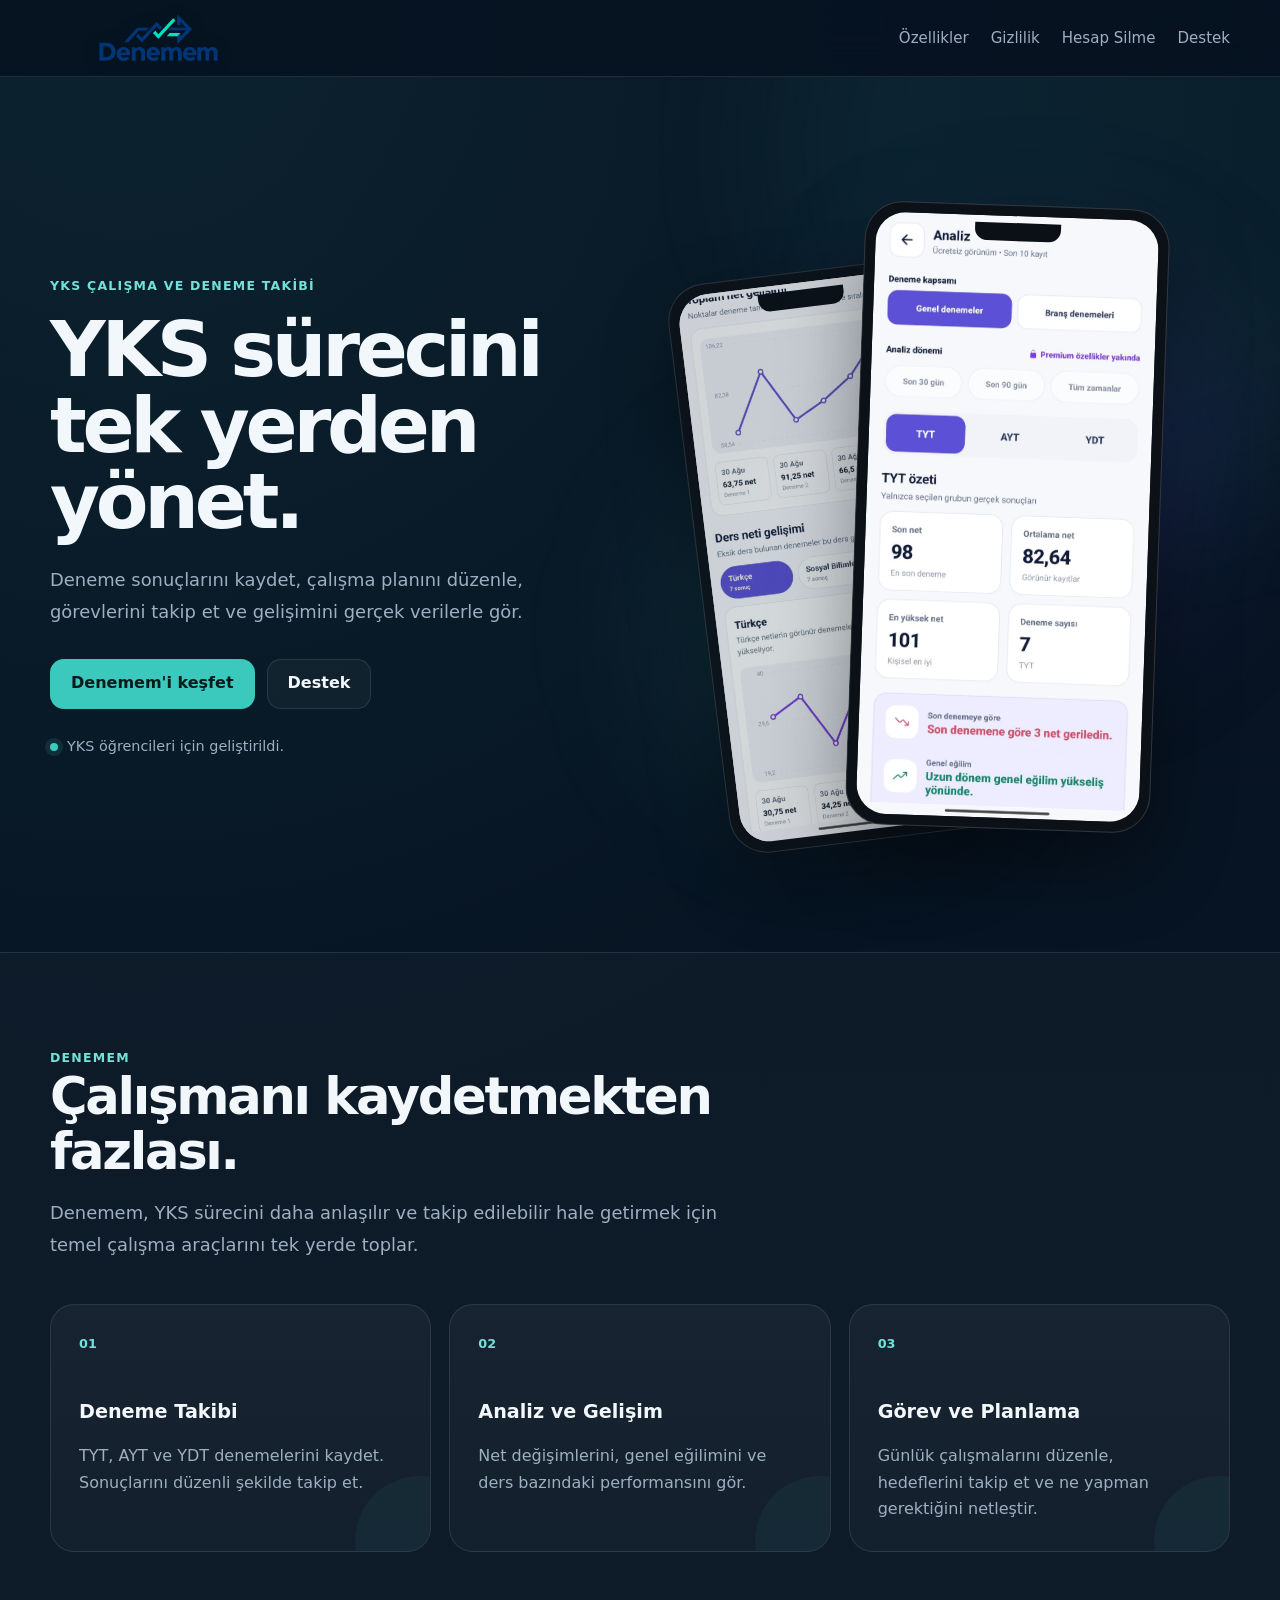
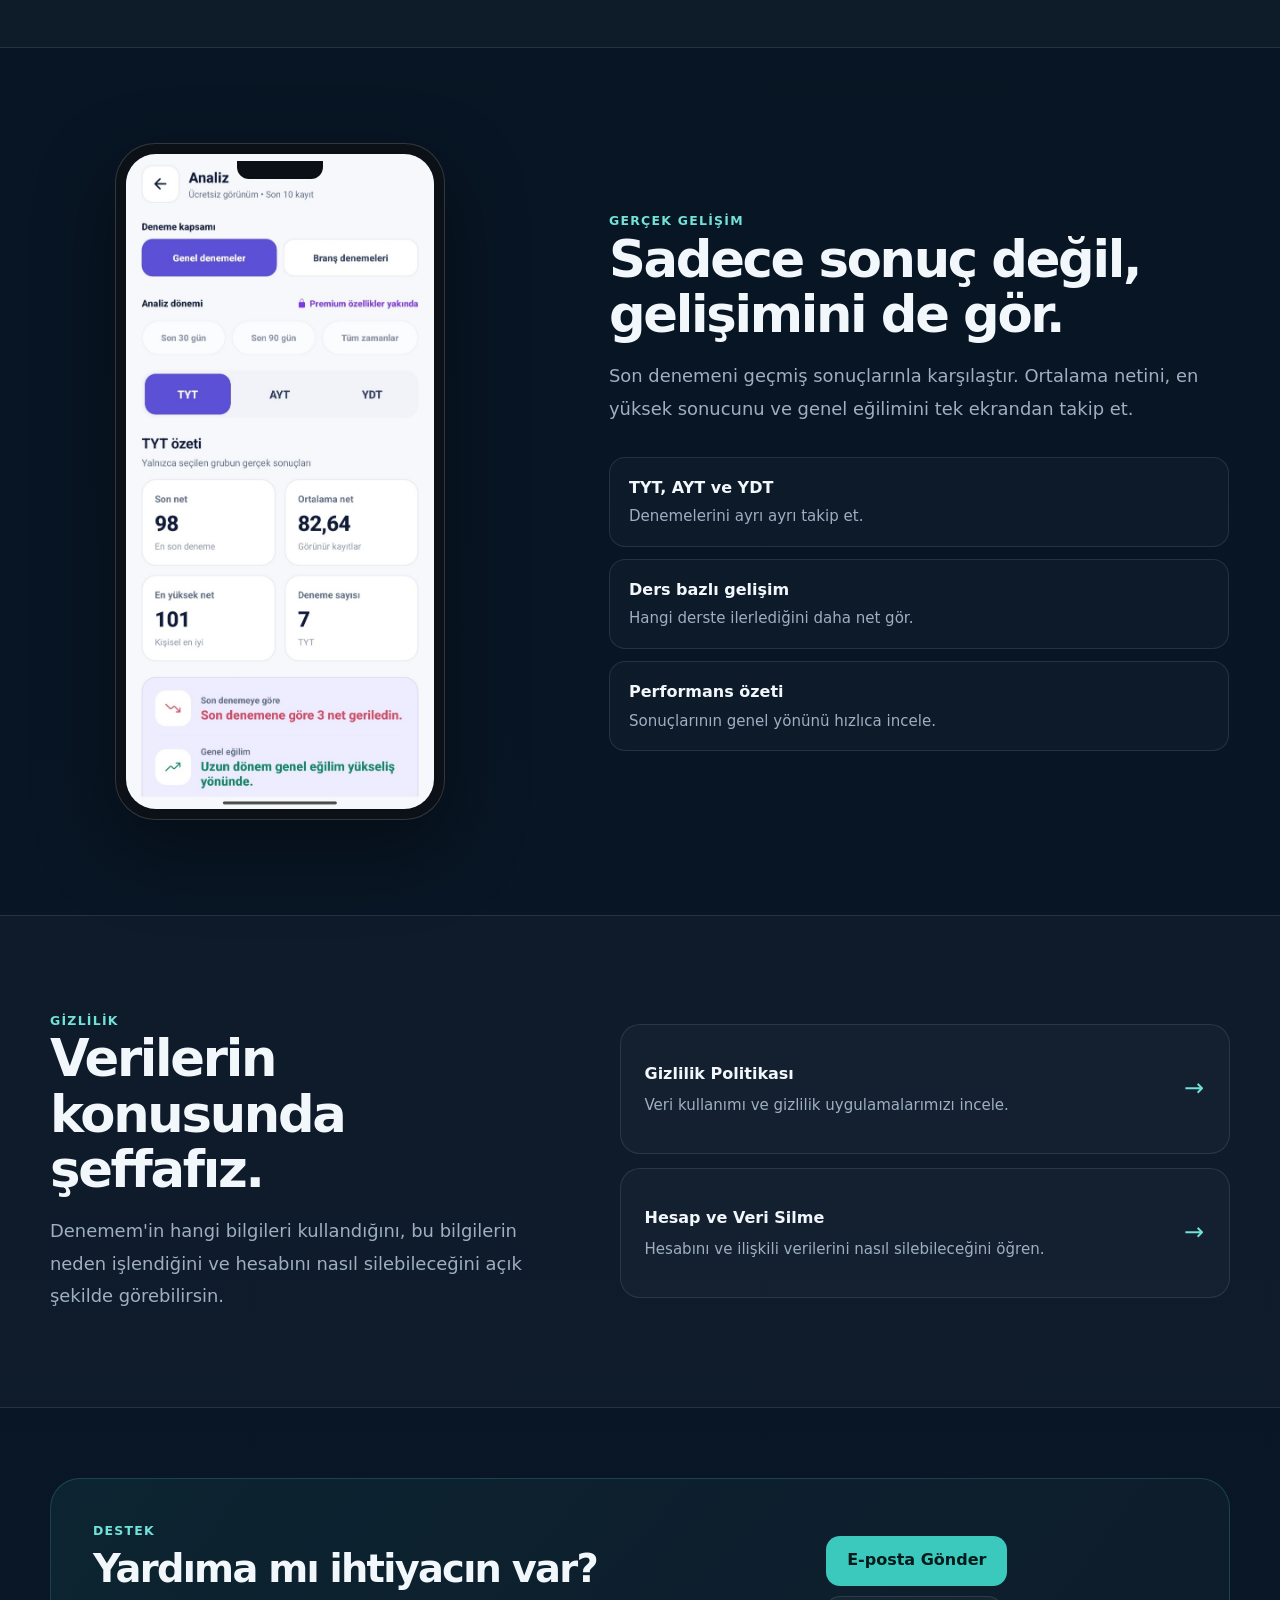
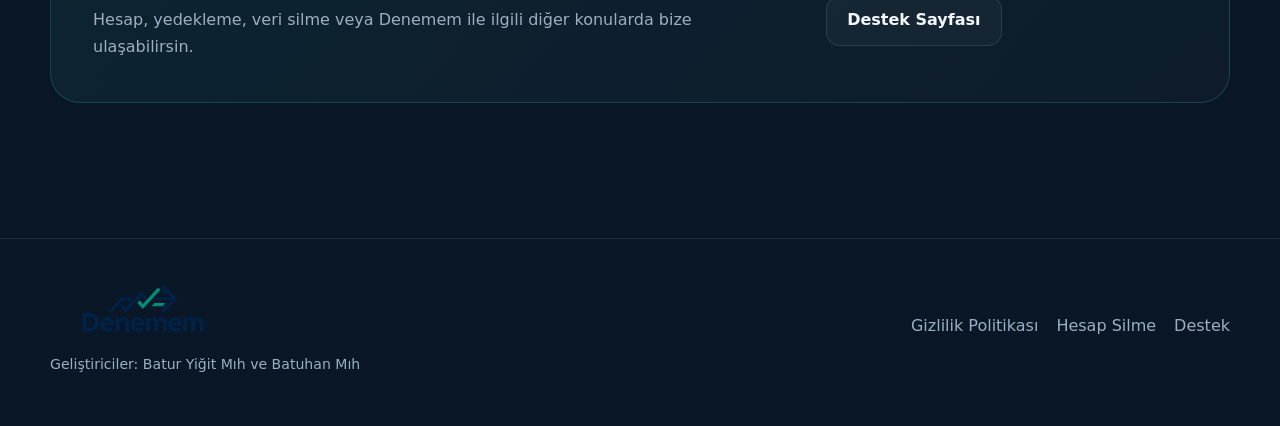
<file: index.html>
<!DOCTYPE html>
<html lang="tr">
<head>
  <meta charset="UTF-8">
  <meta name="viewport" content="width=device-width, initial-scale=1.0">

  <title>Denemem | YKS Çalışma ve Deneme Takibi</title>

  <meta
    name="description"
    content="Denemem, YKS hazırlık sürecinde denemelerini, görevlerini, çalışmalarını ve gelişimini tek yerde takip etmene yardımcı olur."
  >

  <link rel="stylesheet" href="styles.css">
</head>

<body>

  <header class="site-header">
    <div class="container nav">

      <a href="index.html" class="brand brand-image">
        <img src="logo-header.png" alt="Denemem">
      </a>

      <nav class="nav-links" aria-label="Ana menü">
        <a href="#ozellikler">Özellikler</a>
        <a href="gizlilik.html">Gizlilik</a>
        <a href="hesap-silme.html">Hesap Silme</a>
        <a href="destek.html">Destek</a>
      </nav>

    </div>
  </header>


  <main>

    <section class="hero">

      <div class="container hero-grid">

        <div class="hero-copy">

          <div class="eyebrow">
            YKS ÇALIŞMA VE DENEME TAKİBİ
          </div>

          <h1>
            YKS sürecini<br>
            tek yerden yönet.
          </h1>

          <p class="lead">
            Deneme sonuçlarını kaydet, çalışma planını düzenle,
            görevlerini takip et ve gelişimini gerçek verilerle gör.
          </p>

          <div class="actions">

            <a href="#ozellikler" class="button primary">
              Denemem'i keşfet
            </a>

            <a href="destek.html" class="button secondary">
              Destek
            </a>

          </div>


          <div class="hero-note">
            <span class="hero-note-dot"></span>
            YKS öğrencileri için geliştirildi.
          </div>

        </div>


        <div class="showcase" aria-label="Denemem uygulama ekranları">

          <div class="glow glow-one"></div>
          <div class="glow glow-two"></div>

          <div class="phone phone-secondary">

            <div class="phone-notch"></div>

            <div class="phone-screen screenshot-crop">
              <img
                src="istatistik.png"
                alt="Denemem istatistik ve gelişim ekranı"
              >
            </div>

          </div>


          <div class="phone phone-primary">

            <div class="phone-notch"></div>

            <div class="phone-screen">
              <img
                src="analiz.png"
                alt="Denemem analiz ekranı"
              >
            </div>

          </div>

        </div>

      </div>

    </section>



    <section id="ozellikler" class="section muted">

      <div class="container">

        <div class="section-heading">

          <div class="eyebrow">
            DENEMEM
          </div>

          <h2>
            Çalışmanı kaydetmekten fazlası.
          </h2>

          <p class="lead">
            Denemem, YKS sürecini daha anlaşılır ve takip edilebilir
            hale getirmek için temel çalışma araçlarını tek yerde toplar.
          </p>

        </div>


        <div class="grid-3">

          <article class="card feature-card">

            <div class="feature-number">
              01
            </div>

            <h3>
              Deneme Takibi
            </h3>

            <p>
              TYT, AYT ve YDT denemelerini kaydet.
              Sonuçlarını düzenli şekilde takip et.
            </p>

          </article>


          <article class="card feature-card">

            <div class="feature-number">
              02
            </div>

            <h3>
              Analiz ve Gelişim
            </h3>

            <p>
              Net değişimlerini, genel eğilimini ve ders bazındaki
              performansını gör.
            </p>

          </article>


          <article class="card feature-card">

            <div class="feature-number">
              03
            </div>

            <h3>
              Görev ve Planlama
            </h3>

            <p>
              Günlük çalışmalarını düzenle, hedeflerini takip et
              ve ne yapman gerektiğini netleştir.
            </p>

          </article>

        </div>

      </div>

    </section>



    <section class="section product-section">

      <div class="container product-grid">

        <div class="product-image-wrap">

          <div class="product-phone">

            <div class="phone-notch"></div>

            <div class="phone-screen">
              <img
                src="analiz.png"
                alt="Denemem uygulamasında deneme analizi"
              >
            </div>

          </div>

        </div>


        <div class="product-copy">

          <div class="eyebrow">
            GERÇEK GELİŞİM
          </div>

          <h2>
            Sadece sonuç değil,<br>
            gelişimini de gör.
          </h2>

          <p class="lead">
            Son denemeni geçmiş sonuçlarınla karşılaştır.
            Ortalama netini, en yüksek sonucunu ve genel eğilimini
            tek ekrandan takip et.
          </p>


          <div class="mini-features">

            <div class="mini-feature">
              <strong>TYT, AYT ve YDT</strong>
              <span>Denemelerini ayrı ayrı takip et.</span>
            </div>

            <div class="mini-feature">
              <strong>Ders bazlı gelişim</strong>
              <span>Hangi derste ilerlediğini daha net gör.</span>
            </div>

            <div class="mini-feature">
              <strong>Performans özeti</strong>
              <span>Sonuçlarının genel yönünü hızlıca incele.</span>
            </div>

          </div>

        </div>

      </div>

    </section>



    <section class="section muted">

      <div class="container trust-grid">

        <div>

          <div class="eyebrow">
            GİZLİLİK
          </div>

          <h2>
            Verilerin konusunda şeffafız.
          </h2>

          <p class="lead">
            Denemem'in hangi bilgileri kullandığını, bu bilgilerin
            neden işlendiğini ve hesabını nasıl silebileceğini
            açık şekilde görebilirsin.
          </p>

        </div>


        <div class="trust-actions">

          <a href="gizlilik.html" class="trust-card">

            <span class="trust-title">
              Gizlilik Politikası
            </span>

            <span class="trust-text">
              Veri kullanımı ve gizlilik uygulamalarımızı incele.
            </span>

            <span class="trust-arrow">
              →
            </span>

          </a>


          <a href="hesap-silme.html" class="trust-card">

            <span class="trust-title">
              Hesap ve Veri Silme
            </span>

            <span class="trust-text">
              Hesabını ve ilişkili verilerini nasıl silebileceğini öğren.
            </span>

            <span class="trust-arrow">
              →
            </span>

          </a>

        </div>

      </div>

    </section>



    <section class="section support-section">

      <div class="container support-box">

        <div>

          <div class="eyebrow">
            DESTEK
          </div>

          <h2>
            Yardıma mı ihtiyacın var?
          </h2>

          <p>
            Hesap, yedekleme, veri silme veya Denemem ile ilgili
            diğer konularda bize ulaşabilirsin.
          </p>

        </div>


        <div class="support-actions">

          <a
            href="mailto:denemem.destek@gmail.com"
            class="button primary"
          >
            E-posta Gönder
          </a>

          <a
            href="destek.html"
            class="button secondary"
          >
            Destek Sayfası
          </a>

        </div>

      </div>

    </section>

  </main>



  <footer>

    <div class="container footer-grid">

      <div class="footer-brand">

       <img src="logo-header.png" alt="Denemem">

        <div class="small">
          Geliştiriciler: Batur Yiğit Mıh ve Batuhan Mıh
        </div>

      </div>


      <div class="footer-links">

        <a href="gizlilik.html">
          Gizlilik Politikası
        </a>

        <a href="hesap-silme.html">
          Hesap Silme
        </a>

        <a href="destek.html">
          Destek
        </a>

      </div>

    </div>

  </footer>

</body>
</html>
</file>
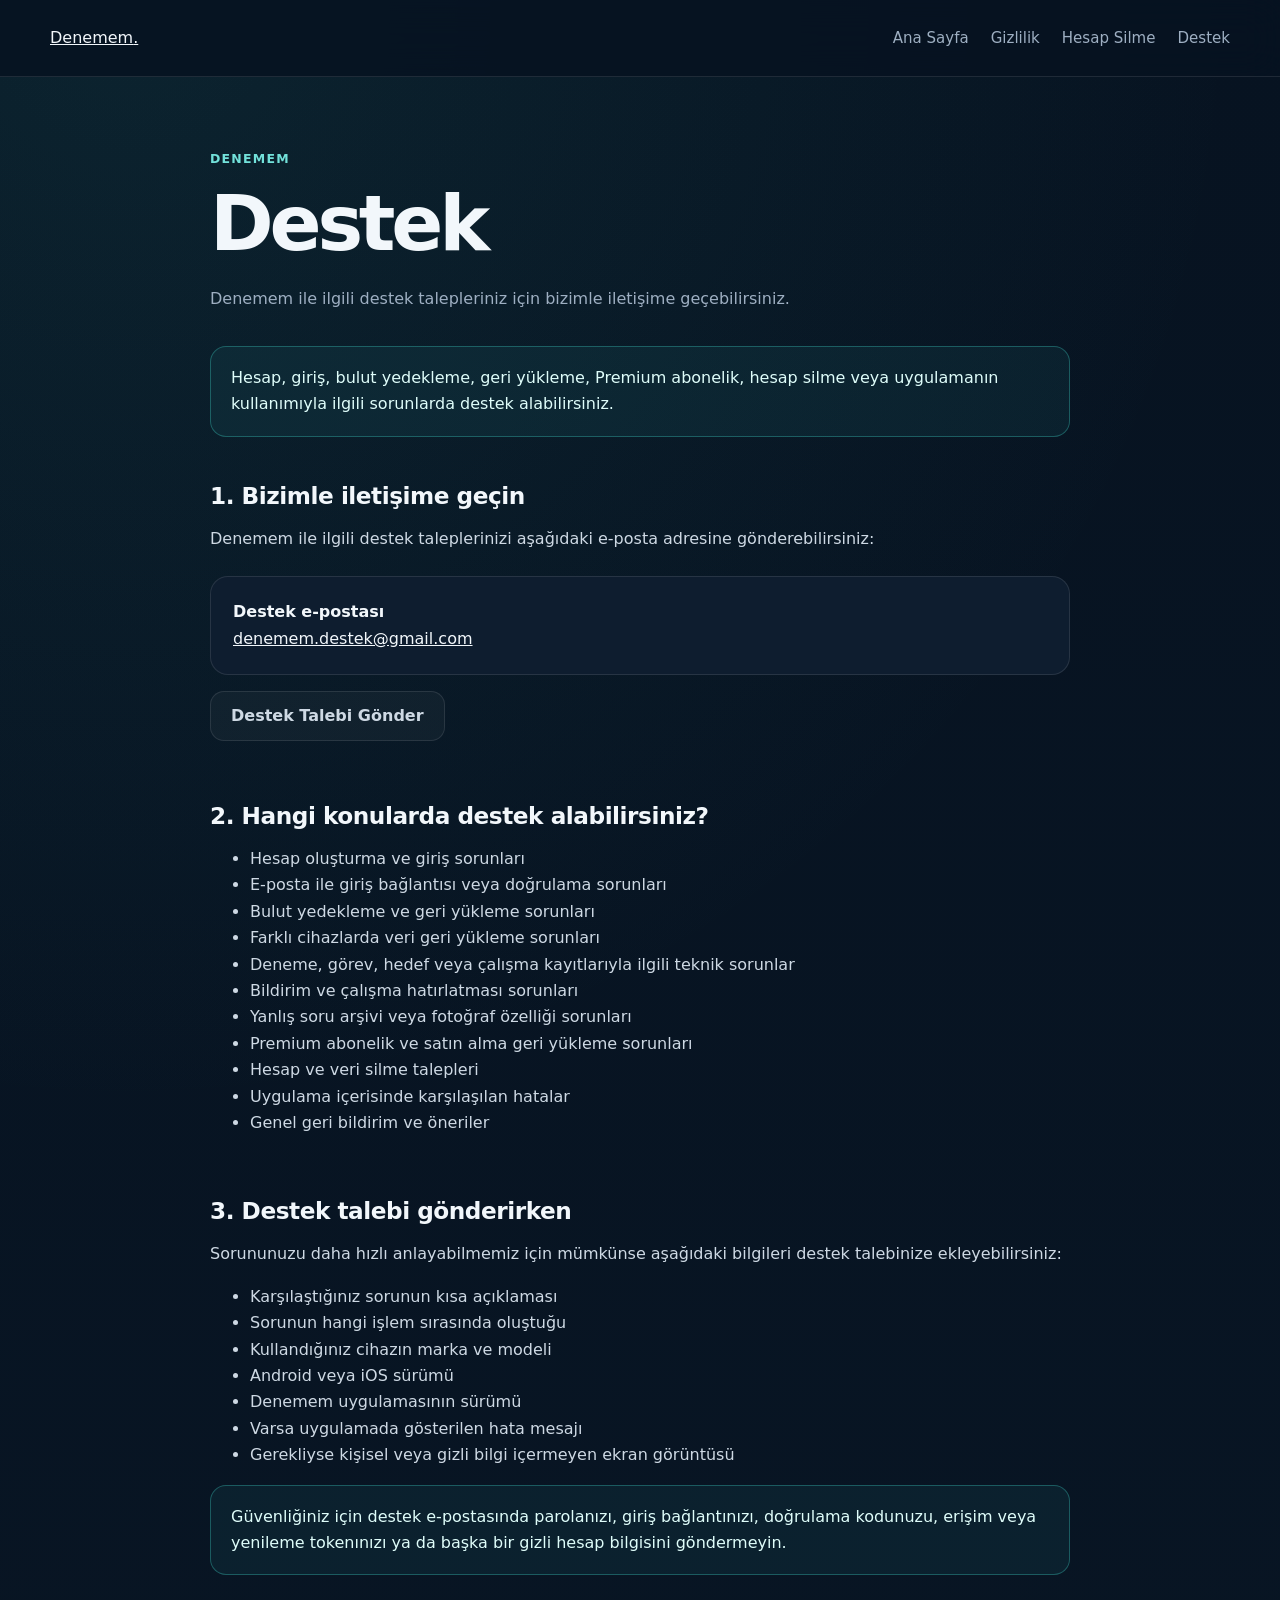
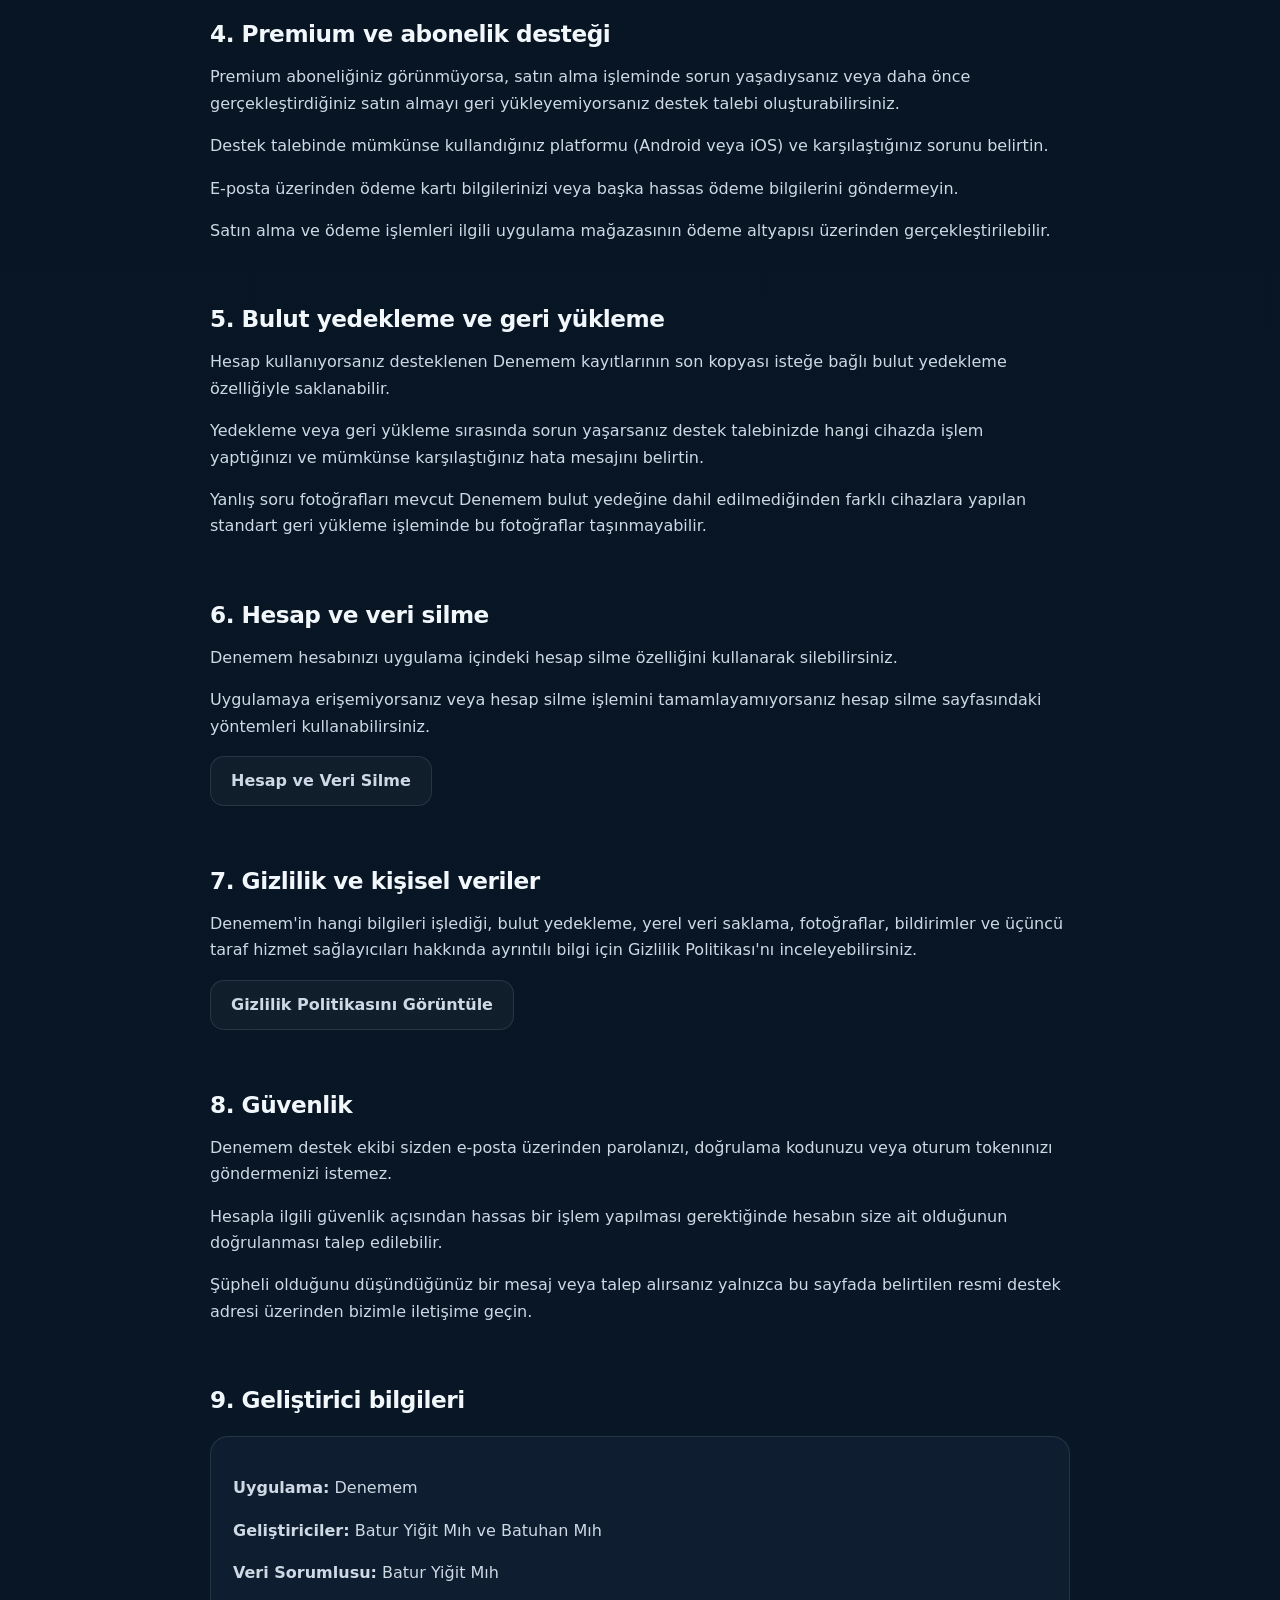
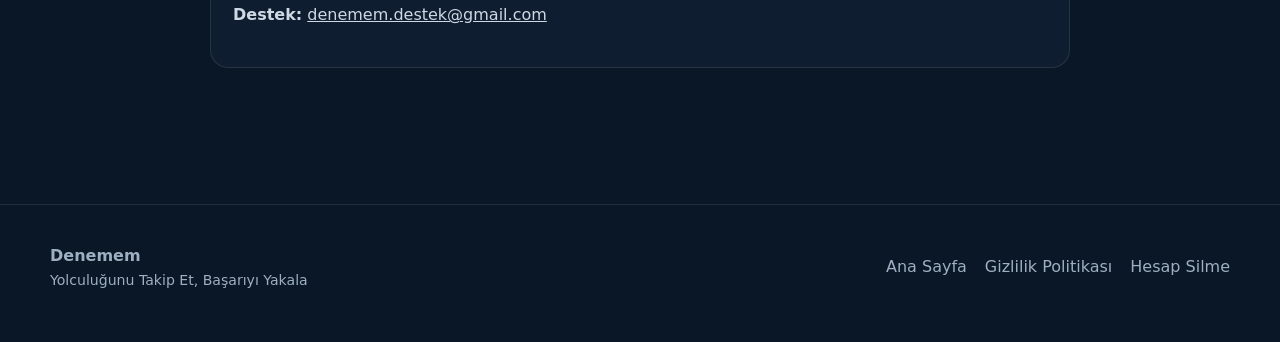
<file: destek.html>
<!DOCTYPE html>
<html lang="tr">
<head>
  <meta charset="UTF-8">
  <meta name="viewport" content="width=device-width, initial-scale=1.0">

  <title>Destek | Denemem</title>

  <meta
    name="description"
    content="Denemem uygulaması için hesap, giriş, bulut yedekleme, Premium abonelik, veri silme ve teknik destek bilgileri."
  >

  <link rel="stylesheet" href="styles.css">
</head>

<body>

  <header class="site-header">
    <div class="container nav">

      <a href="index.html" class="brand">
        Denemem<span>.</span>
      </a>

      <nav class="nav-links" aria-label="Ana menü">
        <a href="index.html">Ana Sayfa</a>
        <a href="gizlilik.html">Gizlilik</a>
        <a href="hesap-silme.html">Hesap Silme</a>
        <a href="destek.html">Destek</a>
      </nav>

    </div>
  </header>


  <main class="legal">

    <div class="eyebrow">
      DENEMEM
    </div>

    <h1>
      Destek
    </h1>

    <p class="meta">
      Denemem ile ilgili destek talepleriniz için bizimle iletişime geçebilirsiniz.
    </p>


    <div class="notice">
      Hesap, giriş, bulut yedekleme, geri yükleme, Premium abonelik,
      hesap silme veya uygulamanın kullanımıyla ilgili sorunlarda
      destek alabilirsiniz.
    </div>


    <section>

      <h2>1. Bizimle iletişime geçin</h2>

      <p>
        Denemem ile ilgili destek taleplerinizi aşağıdaki e-posta
        adresine gönderebilirsiniz:
      </p>

      <div class="contact-box">

        <strong>Destek e-postası</strong>

        <br>

        <a href="mailto:denemem.destek@gmail.com">
          denemem.destek@gmail.com
        </a>

      </div>

      <p>
        <a
          href="mailto:denemem.destek@gmail.com?subject=Denemem%20Destek%20Talebi"
          class="button secondary"
        >
          Destek Talebi Gönder
        </a>
      </p>

    </section>


    <section>

      <h2>2. Hangi konularda destek alabilirsiniz?</h2>

      <ul>
        <li>Hesap oluşturma ve giriş sorunları</li>
        <li>E-posta ile giriş bağlantısı veya doğrulama sorunları</li>
        <li>Bulut yedekleme ve geri yükleme sorunları</li>
        <li>Farklı cihazlarda veri geri yükleme sorunları</li>
        <li>Deneme, görev, hedef veya çalışma kayıtlarıyla ilgili teknik sorunlar</li>
        <li>Bildirim ve çalışma hatırlatması sorunları</li>
        <li>Yanlış soru arşivi veya fotoğraf özelliği sorunları</li>
        <li>Premium abonelik ve satın alma geri yükleme sorunları</li>
        <li>Hesap ve veri silme talepleri</li>
        <li>Uygulama içerisinde karşılaşılan hatalar</li>
        <li>Genel geri bildirim ve öneriler</li>
      </ul>

    </section>


    <section>

      <h2>3. Destek talebi gönderirken</h2>

      <p>
        Sorununuzu daha hızlı anlayabilmemiz için mümkünse aşağıdaki
        bilgileri destek talebinize ekleyebilirsiniz:
      </p>

      <ul>
        <li>Karşılaştığınız sorunun kısa açıklaması</li>
        <li>Sorunun hangi işlem sırasında oluştuğu</li>
        <li>Kullandığınız cihazın marka ve modeli</li>
        <li>Android veya iOS sürümü</li>
        <li>Denemem uygulamasının sürümü</li>
        <li>Varsa uygulamada gösterilen hata mesajı</li>
        <li>Gerekliyse kişisel veya gizli bilgi içermeyen ekran görüntüsü</li>
      </ul>

      <div class="notice">
        Güvenliğiniz için destek e-postasında parolanızı, giriş
        bağlantınızı, doğrulama kodunuzu, erişim veya yenileme
        tokenınızı ya da başka bir gizli hesap bilgisini göndermeyin.
      </div>

    </section>


    <section>

      <h2>4. Premium ve abonelik desteği</h2>

      <p>
        Premium aboneliğiniz görünmüyorsa, satın alma işleminde sorun
        yaşadıysanız veya daha önce gerçekleştirdiğiniz satın almayı
        geri yükleyemiyorsanız destek talebi oluşturabilirsiniz.
      </p>

      <p>
        Destek talebinde mümkünse kullandığınız platformu
        (Android veya iOS) ve karşılaştığınız sorunu belirtin.
      </p>

      <p>
        E-posta üzerinden ödeme kartı bilgilerinizi veya başka hassas
        ödeme bilgilerini göndermeyin.
      </p>

      <p>
        Satın alma ve ödeme işlemleri ilgili uygulama mağazasının
        ödeme altyapısı üzerinden gerçekleştirilebilir.
      </p>

    </section>


    <section>

      <h2>5. Bulut yedekleme ve geri yükleme</h2>

      <p>
        Hesap kullanıyorsanız desteklenen Denemem kayıtlarının son
        kopyası isteğe bağlı bulut yedekleme özelliğiyle saklanabilir.
      </p>

      <p>
        Yedekleme veya geri yükleme sırasında sorun yaşarsanız destek
        talebinizde hangi cihazda işlem yaptığınızı ve mümkünse
        karşılaştığınız hata mesajını belirtin.
      </p>

      <p>
        Yanlış soru fotoğrafları mevcut Denemem bulut yedeğine dahil
        edilmediğinden farklı cihazlara yapılan standart geri yükleme
        işleminde bu fotoğraflar taşınmayabilir.
      </p>

    </section>


    <section>

      <h2>6. Hesap ve veri silme</h2>

      <p>
        Denemem hesabınızı uygulama içindeki hesap silme özelliğini
        kullanarak silebilirsiniz.
      </p>

      <p>
        Uygulamaya erişemiyorsanız veya hesap silme işlemini
        tamamlayamıyorsanız hesap silme sayfasındaki yöntemleri
        kullanabilirsiniz.
      </p>

      <p>
        <a href="hesap-silme.html" class="button secondary">
          Hesap ve Veri Silme
        </a>
      </p>

    </section>


    <section>

      <h2>7. Gizlilik ve kişisel veriler</h2>

      <p>
        Denemem'in hangi bilgileri işlediği, bulut yedekleme,
        yerel veri saklama, fotoğraflar, bildirimler ve üçüncü
        taraf hizmet sağlayıcıları hakkında ayrıntılı bilgi için
        Gizlilik Politikası'nı inceleyebilirsiniz.
      </p>

      <p>
        <a href="gizlilik.html" class="button secondary">
          Gizlilik Politikasını Görüntüle
        </a>
      </p>

    </section>


    <section>

      <h2>8. Güvenlik</h2>

      <p>
        Denemem destek ekibi sizden e-posta üzerinden parolanızı,
        doğrulama kodunuzu veya oturum tokenınızı göndermenizi istemez.
      </p>

      <p>
        Hesapla ilgili güvenlik açısından hassas bir işlem yapılması
        gerektiğinde hesabın size ait olduğunun doğrulanması talep
        edilebilir.
      </p>

      <p>
        Şüpheli olduğunu düşündüğünüz bir mesaj veya talep alırsanız
        yalnızca bu sayfada belirtilen resmi destek adresi üzerinden
        bizimle iletişime geçin.
      </p>

    </section>


    <section>

      <h2>9. Geliştirici bilgileri</h2>

      <div class="contact-box">

        <p>
          <strong>Uygulama:</strong>
          Denemem
        </p>

        <p>
          <strong>Geliştiriciler:</strong>
          Batur Yiğit Mıh ve Batuhan Mıh
        </p>

        <p>
          <strong>Veri Sorumlusu:</strong>
          Batur Yiğit Mıh
        </p>

        <p>
          <strong>Destek:</strong>
          <a href="mailto:denemem.destek@gmail.com">
            denemem.destek@gmail.com
          </a>
        </p>

      </div>

    </section>

  </main>


  <footer>

    <div class="container footer-grid">

      <div>
        <strong>Denemem</strong>

        <div class="small">
          Yolculuğunu Takip Et, Başarıyı Yakala
        </div>
      </div>


      <div class="footer-links">

        <a href="index.html">
          Ana Sayfa
        </a>

        <a href="gizlilik.html">
          Gizlilik Politikası
        </a>

        <a href="hesap-silme.html">
          Hesap Silme
        </a>

      </div>

    </div>

  </footer>

</body>
</html>
</file>
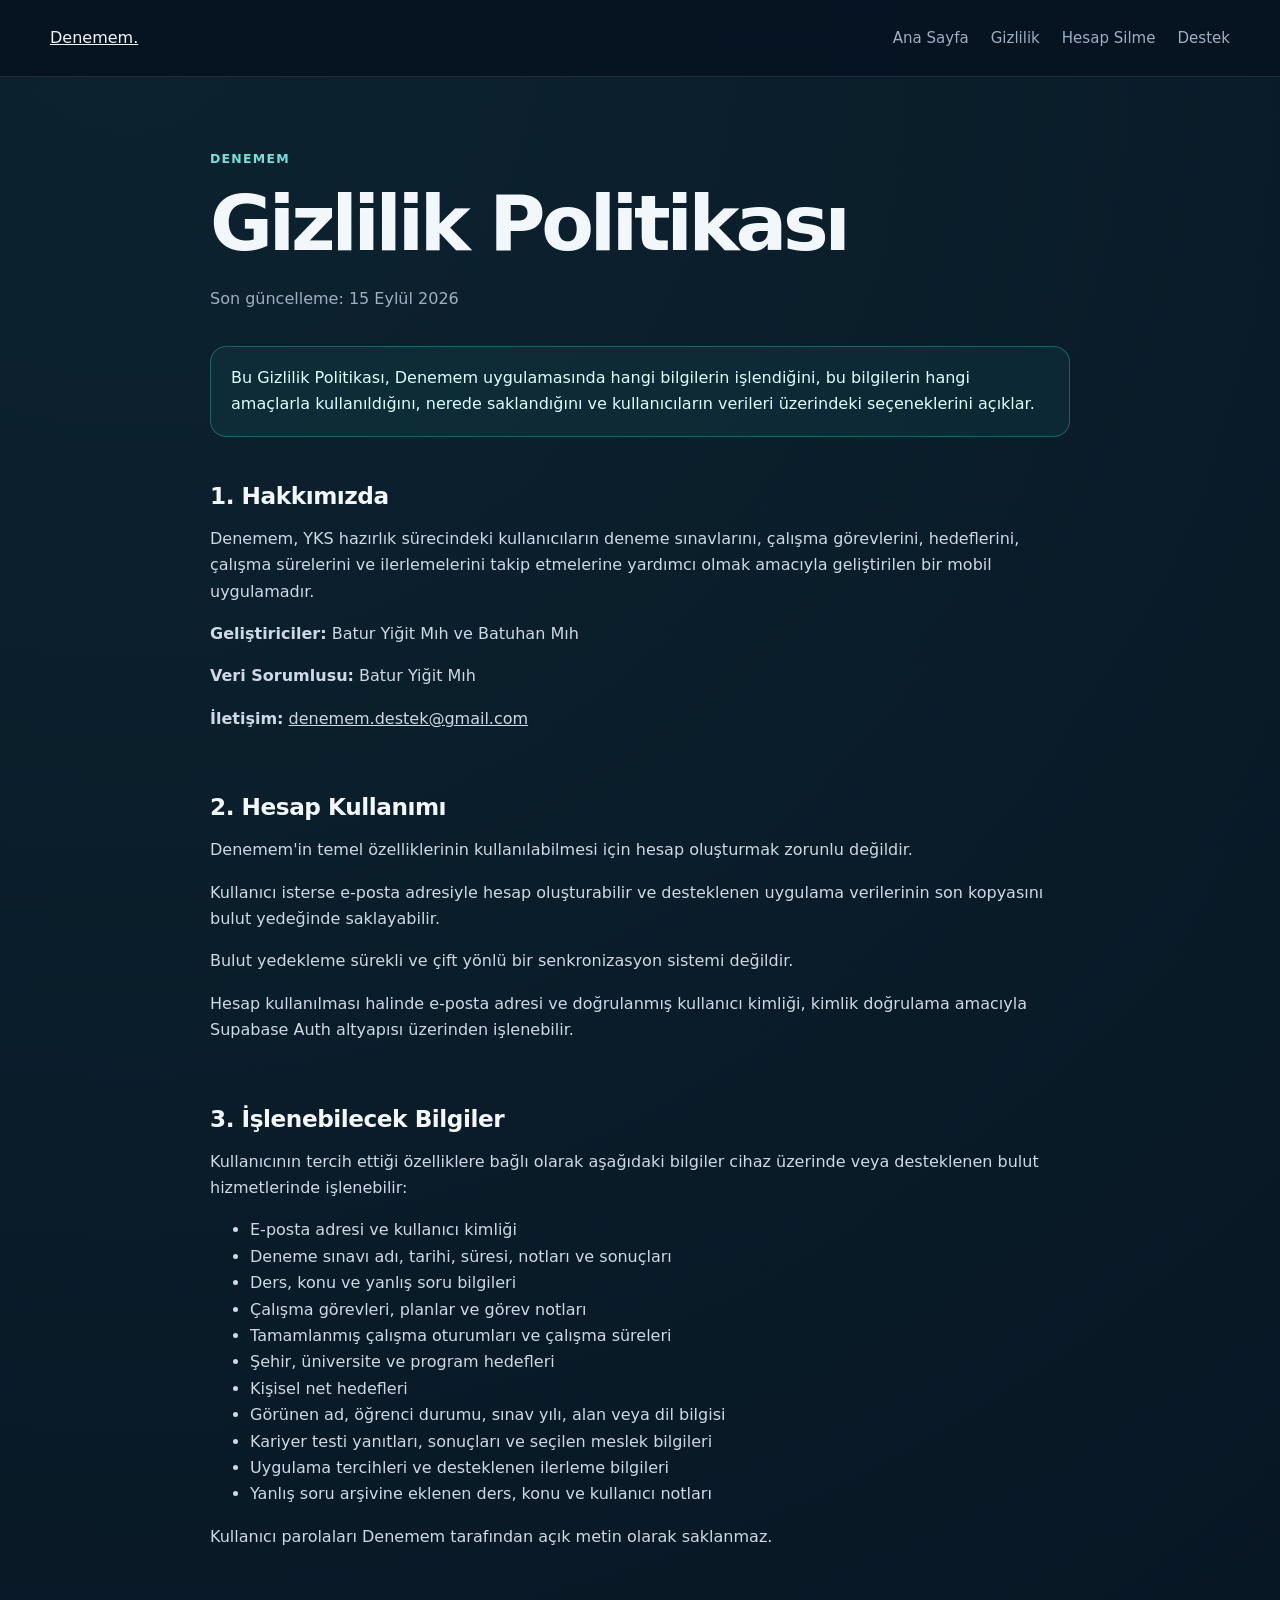
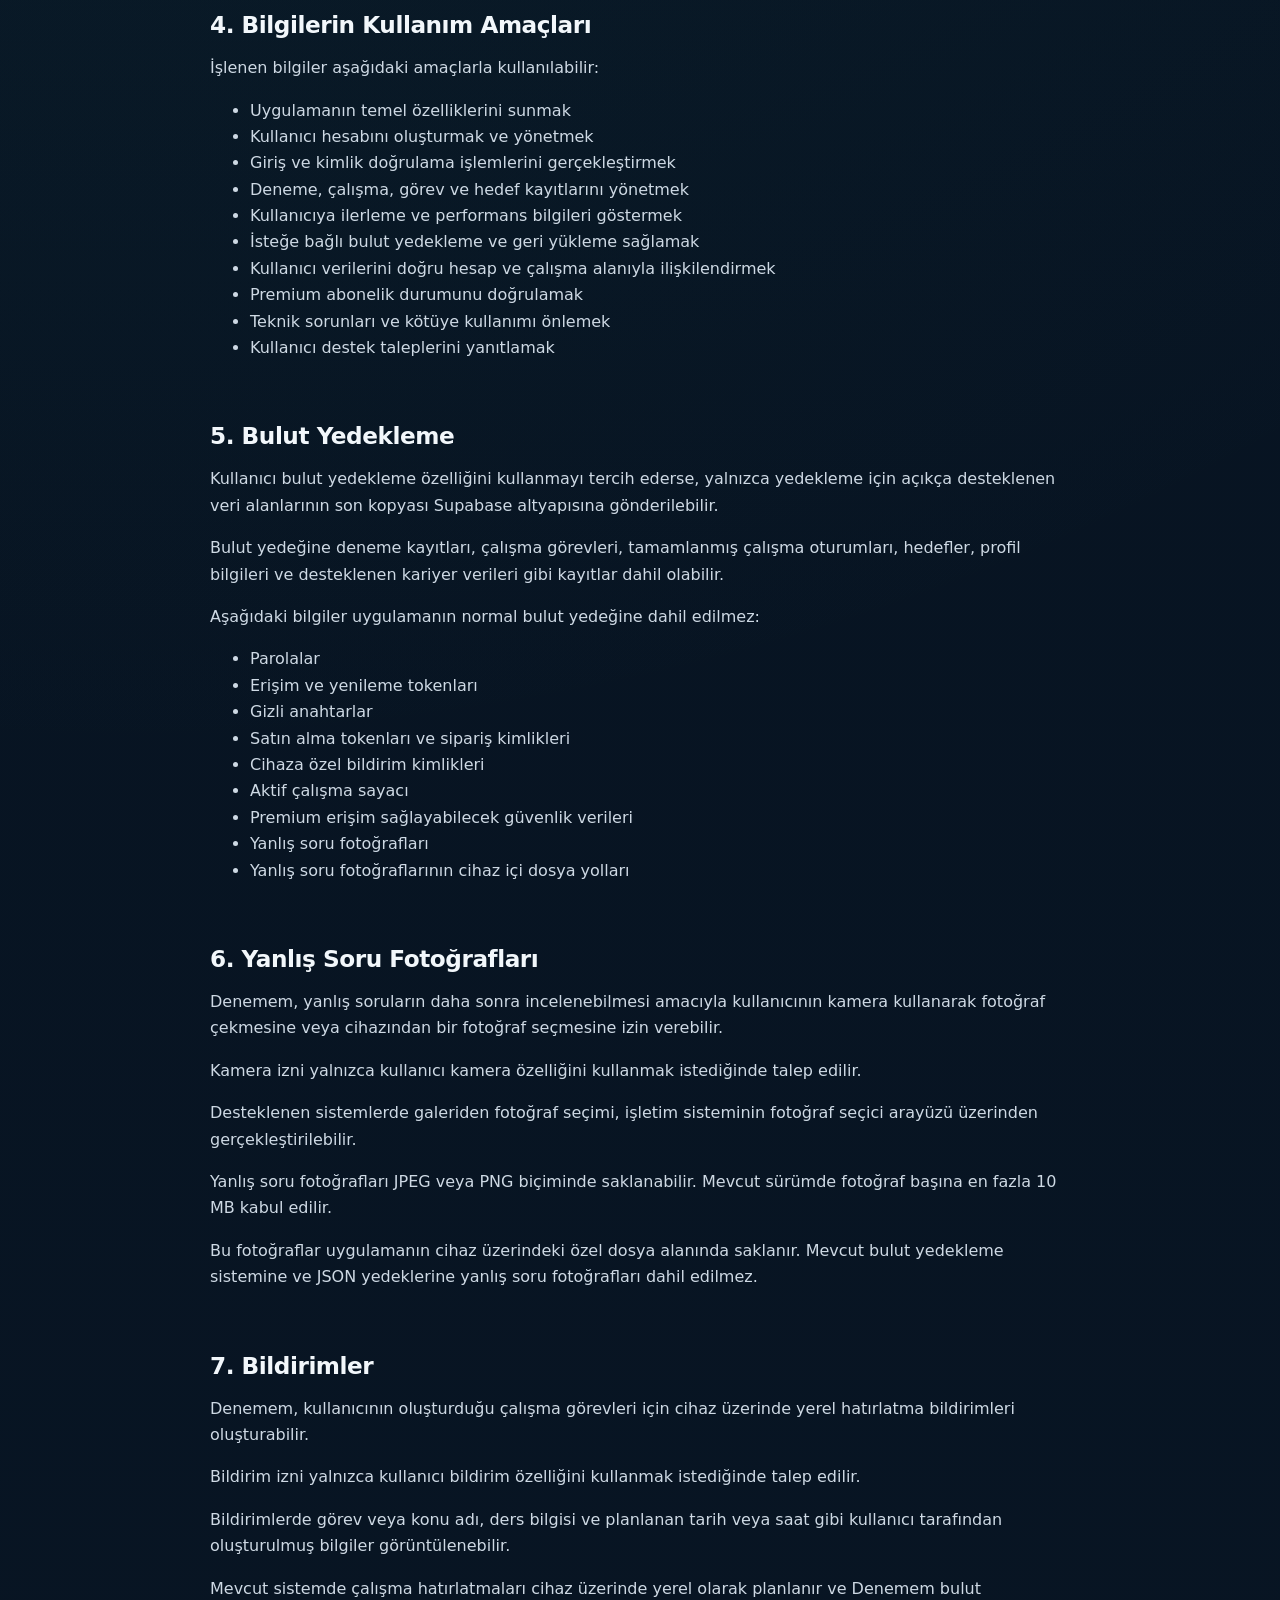
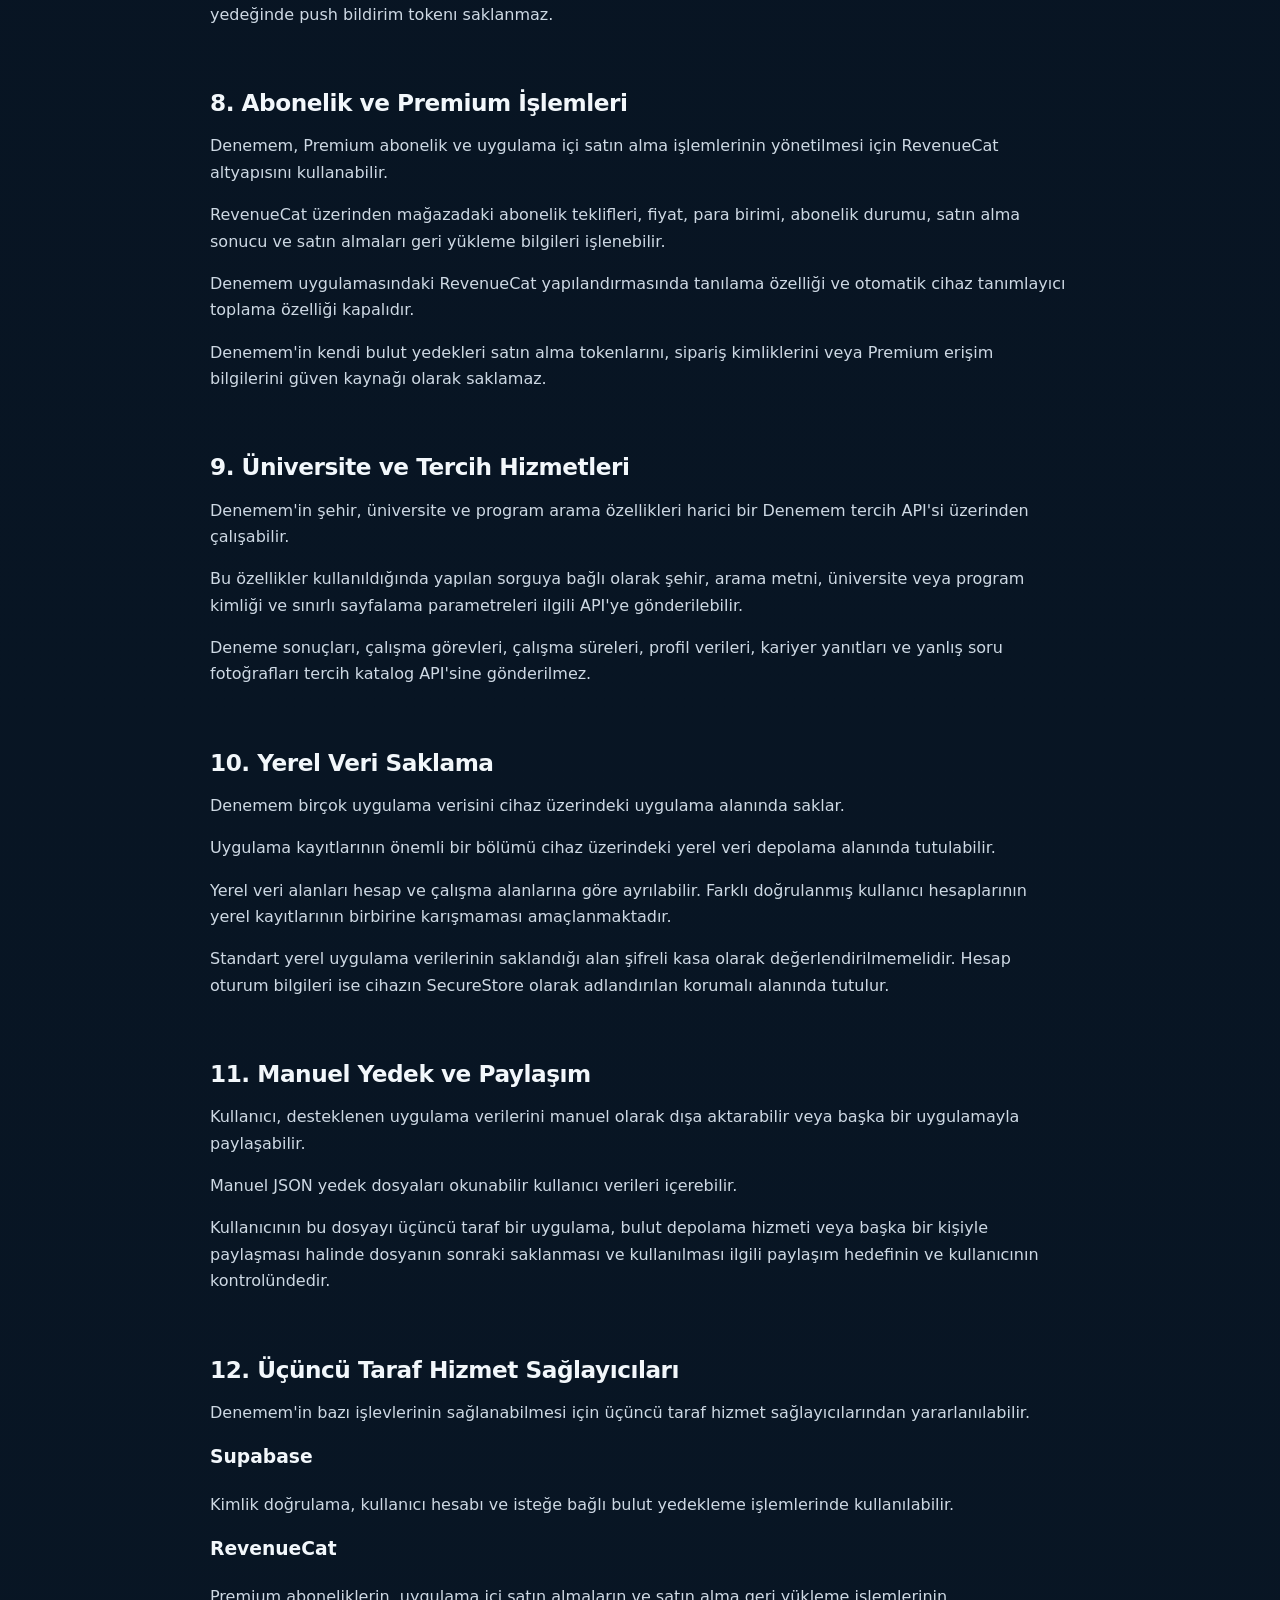
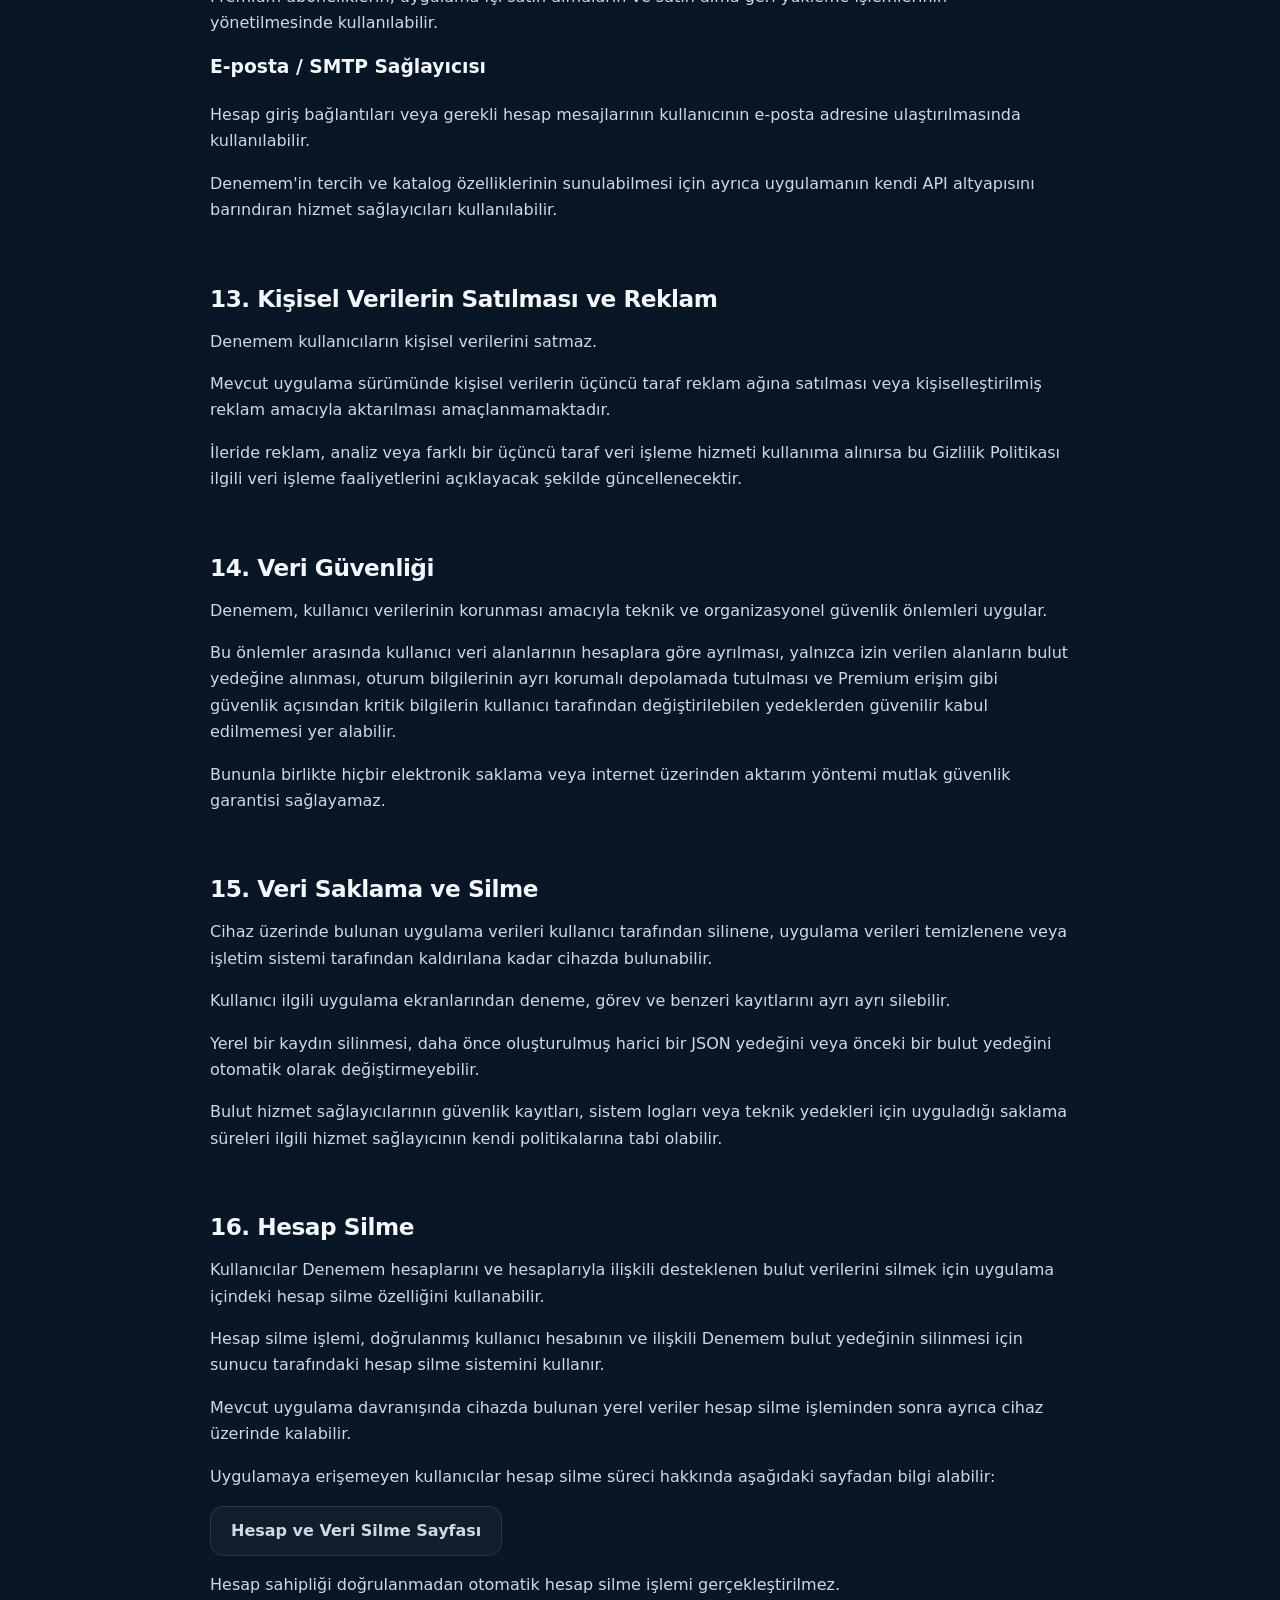
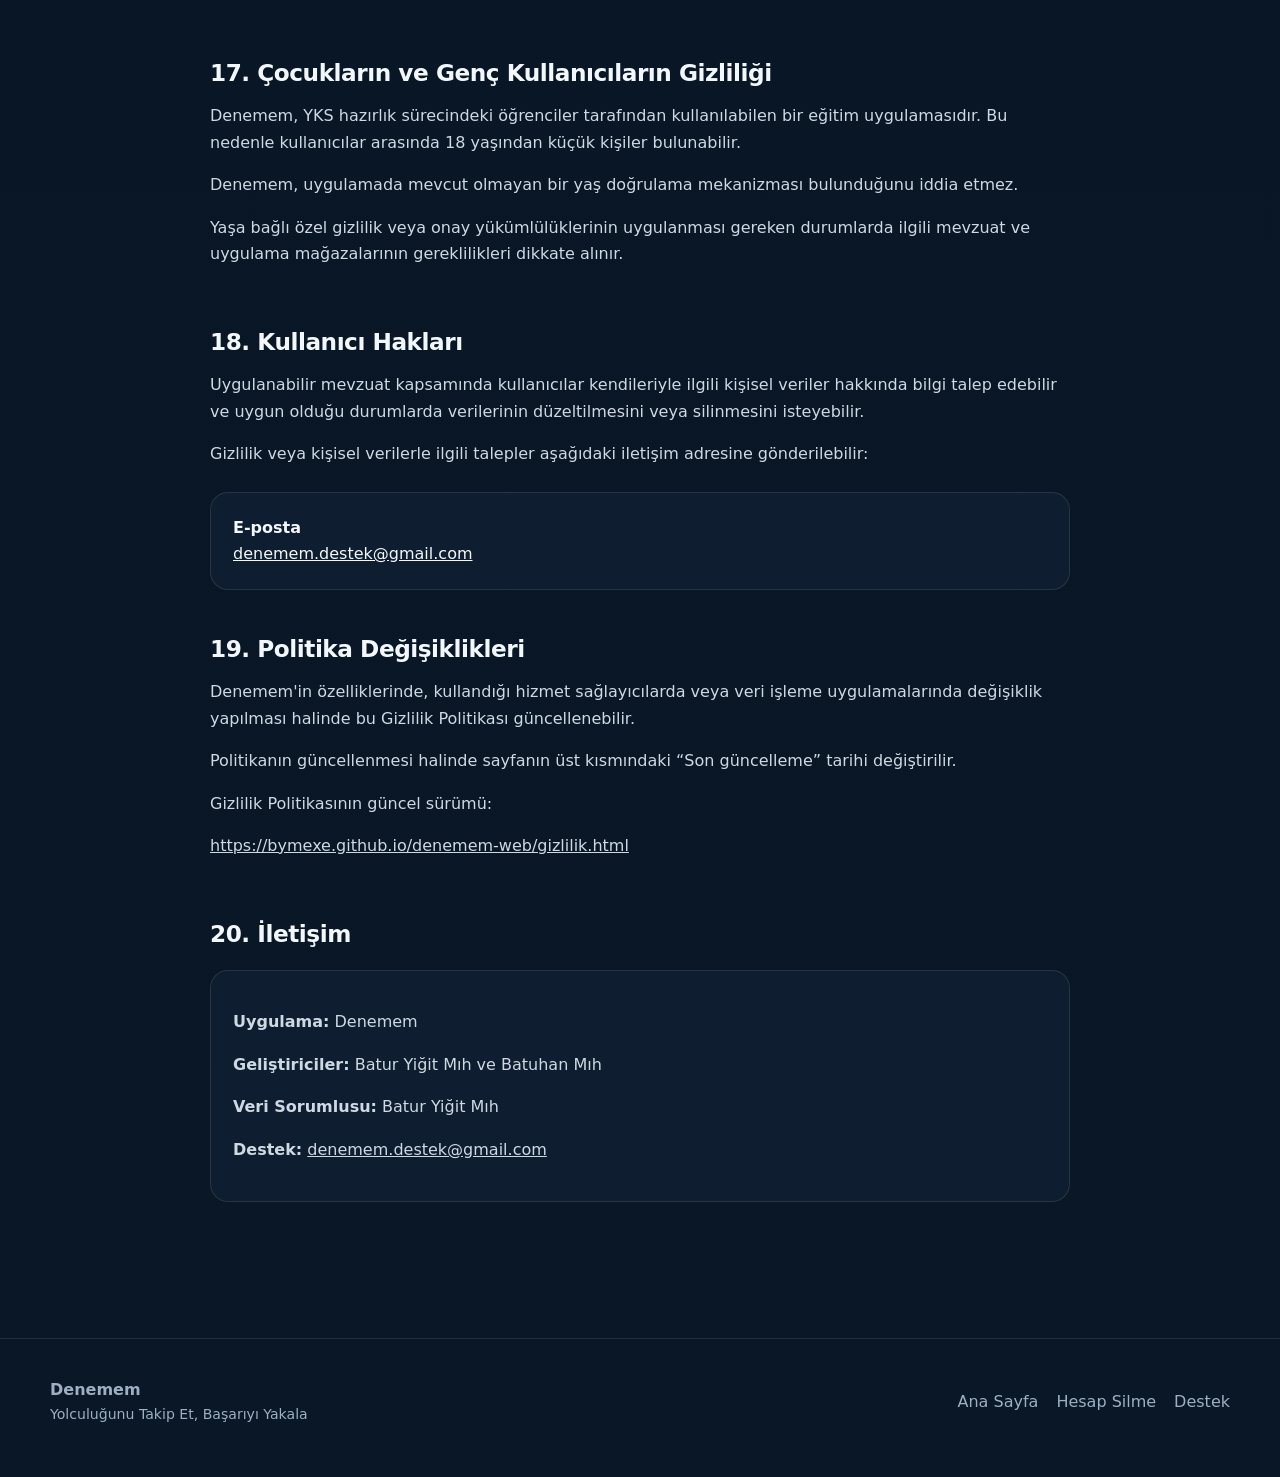
<file: gizlilik.html>
<!DOCTYPE html>
<html lang="tr">
<head>
  <meta charset="UTF-8">
  <meta name="viewport" content="width=device-width, initial-scale=1.0">

  <title>Gizlilik Politikası | Denemem</title>

  <meta
    name="description"
    content="Denemem uygulamasının gizlilik politikası, kişisel veriler, bulut yedekleme, fotoğraf, bildirim, abonelik ve hesap silme bilgileri."
  >

  <link rel="stylesheet" href="styles.css">
</head>

<body>

  <header class="site-header">
    <div class="container nav">

      <a href="index.html" class="brand">
        Denemem<span>.</span>
      </a>

      <nav class="nav-links" aria-label="Ana menü">
        <a href="index.html">Ana Sayfa</a>
        <a href="gizlilik.html">Gizlilik</a>
        <a href="hesap-silme.html">Hesap Silme</a>
        <a href="destek.html">Destek</a>
      </nav>

    </div>
  </header>


  <main class="legal">

    <div class="eyebrow">
      DENEMEM
    </div>

    <h1>
      Gizlilik Politikası
    </h1>

    <p class="meta">
      Son güncelleme: 15 Eylül 2026
    </p>


    <div class="notice">
      Bu Gizlilik Politikası, Denemem uygulamasında hangi bilgilerin
      işlendiğini, bu bilgilerin hangi amaçlarla kullanıldığını,
      nerede saklandığını ve kullanıcıların verileri üzerindeki
      seçeneklerini açıklar.
    </div>


    <section>

      <h2>1. Hakkımızda</h2>

      <p>
        Denemem, YKS hazırlık sürecindeki kullanıcıların deneme
        sınavlarını, çalışma görevlerini, hedeflerini, çalışma sürelerini
        ve ilerlemelerini takip etmelerine yardımcı olmak amacıyla
        geliştirilen bir mobil uygulamadır.
      </p>

      <p>
        <strong>Geliştiriciler:</strong>
        Batur Yiğit Mıh ve Batuhan Mıh
      </p>

      <p>
        <strong>Veri Sorumlusu:</strong>
        Batur Yiğit Mıh
      </p>

      <p>
        <strong>İletişim:</strong>
        <a href="mailto:denemem.destek@gmail.com">
          denemem.destek@gmail.com
        </a>
      </p>

    </section>


    <section>

      <h2>2. Hesap Kullanımı</h2>

      <p>
        Denemem'in temel özelliklerinin kullanılabilmesi için hesap
        oluşturmak zorunlu değildir.
      </p>

      <p>
        Kullanıcı isterse e-posta adresiyle hesap oluşturabilir ve
        desteklenen uygulama verilerinin son kopyasını bulut yedeğinde
        saklayabilir.
      </p>

      <p>
        Bulut yedekleme sürekli ve çift yönlü bir senkronizasyon sistemi
        değildir.
      </p>

      <p>
        Hesap kullanılması halinde e-posta adresi ve doğrulanmış kullanıcı
        kimliği, kimlik doğrulama amacıyla Supabase Auth altyapısı
        üzerinden işlenebilir.
      </p>

    </section>


    <section>

      <h2>3. İşlenebilecek Bilgiler</h2>

      <p>
        Kullanıcının tercih ettiği özelliklere bağlı olarak aşağıdaki
        bilgiler cihaz üzerinde veya desteklenen bulut hizmetlerinde
        işlenebilir:
      </p>

      <ul>
        <li>E-posta adresi ve kullanıcı kimliği</li>
        <li>Deneme sınavı adı, tarihi, süresi, notları ve sonuçları</li>
        <li>Ders, konu ve yanlış soru bilgileri</li>
        <li>Çalışma görevleri, planlar ve görev notları</li>
        <li>Tamamlanmış çalışma oturumları ve çalışma süreleri</li>
        <li>Şehir, üniversite ve program hedefleri</li>
        <li>Kişisel net hedefleri</li>
        <li>Görünen ad, öğrenci durumu, sınav yılı, alan veya dil bilgisi</li>
        <li>Kariyer testi yanıtları, sonuçları ve seçilen meslek bilgileri</li>
        <li>Uygulama tercihleri ve desteklenen ilerleme bilgileri</li>
        <li>Yanlış soru arşivine eklenen ders, konu ve kullanıcı notları</li>
      </ul>

      <p>
        Kullanıcı parolaları Denemem tarafından açık metin olarak
        saklanmaz.
      </p>

    </section>


    <section>

      <h2>4. Bilgilerin Kullanım Amaçları</h2>

      <p>
        İşlenen bilgiler aşağıdaki amaçlarla kullanılabilir:
      </p>

      <ul>
        <li>Uygulamanın temel özelliklerini sunmak</li>
        <li>Kullanıcı hesabını oluşturmak ve yönetmek</li>
        <li>Giriş ve kimlik doğrulama işlemlerini gerçekleştirmek</li>
        <li>Deneme, çalışma, görev ve hedef kayıtlarını yönetmek</li>
        <li>Kullanıcıya ilerleme ve performans bilgileri göstermek</li>
        <li>İsteğe bağlı bulut yedekleme ve geri yükleme sağlamak</li>
        <li>Kullanıcı verilerini doğru hesap ve çalışma alanıyla ilişkilendirmek</li>
        <li>Premium abonelik durumunu doğrulamak</li>
        <li>Teknik sorunları ve kötüye kullanımı önlemek</li>
        <li>Kullanıcı destek taleplerini yanıtlamak</li>
      </ul>

    </section>


    <section>

      <h2>5. Bulut Yedekleme</h2>

      <p>
        Kullanıcı bulut yedekleme özelliğini kullanmayı tercih ederse,
        yalnızca yedekleme için açıkça desteklenen veri alanlarının son
        kopyası Supabase altyapısına gönderilebilir.
      </p>

      <p>
        Bulut yedeğine deneme kayıtları, çalışma görevleri, tamamlanmış
        çalışma oturumları, hedefler, profil bilgileri ve desteklenen
        kariyer verileri gibi kayıtlar dahil olabilir.
      </p>

      <p>
        Aşağıdaki bilgiler uygulamanın normal bulut yedeğine dahil edilmez:
      </p>

      <ul>
        <li>Parolalar</li>
        <li>Erişim ve yenileme tokenları</li>
        <li>Gizli anahtarlar</li>
        <li>Satın alma tokenları ve sipariş kimlikleri</li>
        <li>Cihaza özel bildirim kimlikleri</li>
        <li>Aktif çalışma sayacı</li>
        <li>Premium erişim sağlayabilecek güvenlik verileri</li>
        <li>Yanlış soru fotoğrafları</li>
        <li>Yanlış soru fotoğraflarının cihaz içi dosya yolları</li>
      </ul>

    </section>


    <section>

      <h2>6. Yanlış Soru Fotoğrafları</h2>

      <p>
        Denemem, yanlış soruların daha sonra incelenebilmesi amacıyla
        kullanıcının kamera kullanarak fotoğraf çekmesine veya cihazından
        bir fotoğraf seçmesine izin verebilir.
      </p>

      <p>
        Kamera izni yalnızca kullanıcı kamera özelliğini kullanmak
        istediğinde talep edilir.
      </p>

      <p>
        Desteklenen sistemlerde galeriden fotoğraf seçimi, işletim
        sisteminin fotoğraf seçici arayüzü üzerinden gerçekleştirilebilir.
      </p>

      <p>
        Yanlış soru fotoğrafları JPEG veya PNG biçiminde saklanabilir.
        Mevcut sürümde fotoğraf başına en fazla 10 MB kabul edilir.
      </p>

      <p>
        Bu fotoğraflar uygulamanın cihaz üzerindeki özel dosya alanında
        saklanır. Mevcut bulut yedekleme sistemine ve JSON yedeklerine
        yanlış soru fotoğrafları dahil edilmez.
      </p>

    </section>


    <section>

      <h2>7. Bildirimler</h2>

      <p>
        Denemem, kullanıcının oluşturduğu çalışma görevleri için cihaz
        üzerinde yerel hatırlatma bildirimleri oluşturabilir.
      </p>

      <p>
        Bildirim izni yalnızca kullanıcı bildirim özelliğini kullanmak
        istediğinde talep edilir.
      </p>

      <p>
        Bildirimlerde görev veya konu adı, ders bilgisi ve planlanan
        tarih veya saat gibi kullanıcı tarafından oluşturulmuş bilgiler
        görüntülenebilir.
      </p>

      <p>
        Mevcut sistemde çalışma hatırlatmaları cihaz üzerinde yerel olarak
        planlanır ve Denemem bulut yedeğinde push bildirim tokenı saklanmaz.
      </p>

    </section>


    <section>

      <h2>8. Abonelik ve Premium İşlemleri</h2>

      <p>
        Denemem, Premium abonelik ve uygulama içi satın alma işlemlerinin
        yönetilmesi için RevenueCat altyapısını kullanabilir.
      </p>

      <p>
        RevenueCat üzerinden mağazadaki abonelik teklifleri, fiyat,
        para birimi, abonelik durumu, satın alma sonucu ve satın almaları
        geri yükleme bilgileri işlenebilir.
      </p>

      <p>
        Denemem uygulamasındaki RevenueCat yapılandırmasında tanılama
        özelliği ve otomatik cihaz tanımlayıcı toplama özelliği kapalıdır.
      </p>

      <p>
        Denemem'in kendi bulut yedekleri satın alma tokenlarını,
        sipariş kimliklerini veya Premium erişim bilgilerini güven kaynağı
        olarak saklamaz.
      </p>

    </section>


    <section>

      <h2>9. Üniversite ve Tercih Hizmetleri</h2>

      <p>
        Denemem'in şehir, üniversite ve program arama özellikleri harici
        bir Denemem tercih API'si üzerinden çalışabilir.
      </p>

      <p>
        Bu özellikler kullanıldığında yapılan sorguya bağlı olarak şehir,
        arama metni, üniversite veya program kimliği ve sınırlı sayfalama
        parametreleri ilgili API'ye gönderilebilir.
      </p>

      <p>
        Deneme sonuçları, çalışma görevleri, çalışma süreleri, profil
        verileri, kariyer yanıtları ve yanlış soru fotoğrafları tercih
        katalog API'sine gönderilmez.
      </p>

    </section>


    <section>

      <h2>10. Yerel Veri Saklama</h2>

      <p>
        Denemem birçok uygulama verisini cihaz üzerindeki uygulama
        alanında saklar.
      </p>

      <p>
        Uygulama kayıtlarının önemli bir bölümü cihaz üzerindeki yerel
        veri depolama alanında tutulabilir.
      </p>

      <p>
        Yerel veri alanları hesap ve çalışma alanlarına göre ayrılabilir.
        Farklı doğrulanmış kullanıcı hesaplarının yerel kayıtlarının
        birbirine karışmaması amaçlanmaktadır.
      </p>

      <p>
        Standart yerel uygulama verilerinin saklandığı alan şifreli kasa
        olarak değerlendirilmemelidir. Hesap oturum bilgileri ise cihazın
        SecureStore olarak adlandırılan korumalı alanında tutulur.
      </p>

    </section>


    <section>

      <h2>11. Manuel Yedek ve Paylaşım</h2>

      <p>
        Kullanıcı, desteklenen uygulama verilerini manuel olarak dışa
        aktarabilir veya başka bir uygulamayla paylaşabilir.
      </p>

      <p>
        Manuel JSON yedek dosyaları okunabilir kullanıcı verileri
        içerebilir.
      </p>

      <p>
        Kullanıcının bu dosyayı üçüncü taraf bir uygulama, bulut depolama
        hizmeti veya başka bir kişiyle paylaşması halinde dosyanın sonraki
        saklanması ve kullanılması ilgili paylaşım hedefinin ve kullanıcının
        kontrolündedir.
      </p>

    </section>


    <section>

      <h2>12. Üçüncü Taraf Hizmet Sağlayıcıları</h2>

      <p>
        Denemem'in bazı işlevlerinin sağlanabilmesi için üçüncü taraf
        hizmet sağlayıcılarından yararlanılabilir.
      </p>

      <h3>Supabase</h3>

      <p>
        Kimlik doğrulama, kullanıcı hesabı ve isteğe bağlı bulut
        yedekleme işlemlerinde kullanılabilir.
      </p>

      <h3>RevenueCat</h3>

      <p>
        Premium aboneliklerin, uygulama içi satın almaların ve satın
        alma geri yükleme işlemlerinin yönetilmesinde kullanılabilir.
      </p>

      <h3>E-posta / SMTP Sağlayıcısı</h3>

      <p>
        Hesap giriş bağlantıları veya gerekli hesap mesajlarının
        kullanıcının e-posta adresine ulaştırılmasında kullanılabilir.
      </p>

      <p>
        Denemem'in tercih ve katalog özelliklerinin sunulabilmesi için
        ayrıca uygulamanın kendi API altyapısını barındıran hizmet
        sağlayıcıları kullanılabilir.
      </p>

    </section>


    <section>

      <h2>13. Kişisel Verilerin Satılması ve Reklam</h2>

      <p>
        Denemem kullanıcıların kişisel verilerini satmaz.
      </p>

      <p>
        Mevcut uygulama sürümünde kişisel verilerin üçüncü taraf
        reklam ağına satılması veya kişiselleştirilmiş reklam amacıyla
        aktarılması amaçlanmamaktadır.
      </p>

      <p>
        İleride reklam, analiz veya farklı bir üçüncü taraf veri işleme
        hizmeti kullanıma alınırsa bu Gizlilik Politikası ilgili veri
        işleme faaliyetlerini açıklayacak şekilde güncellenecektir.
      </p>

    </section>


    <section>

      <h2>14. Veri Güvenliği</h2>

      <p>
        Denemem, kullanıcı verilerinin korunması amacıyla teknik ve
        organizasyonel güvenlik önlemleri uygular.
      </p>

      <p>
        Bu önlemler arasında kullanıcı veri alanlarının hesaplara göre
        ayrılması, yalnızca izin verilen alanların bulut yedeğine alınması,
        oturum bilgilerinin ayrı korumalı depolamada tutulması ve Premium
        erişim gibi güvenlik açısından kritik bilgilerin kullanıcı
        tarafından değiştirilebilen yedeklerden güvenilir kabul edilmemesi
        yer alabilir.
      </p>

      <p>
        Bununla birlikte hiçbir elektronik saklama veya internet üzerinden
        aktarım yöntemi mutlak güvenlik garantisi sağlayamaz.
      </p>

    </section>


    <section>

      <h2>15. Veri Saklama ve Silme</h2>

      <p>
        Cihaz üzerinde bulunan uygulama verileri kullanıcı tarafından
        silinene, uygulama verileri temizlenene veya işletim sistemi
        tarafından kaldırılana kadar cihazda bulunabilir.
      </p>

      <p>
        Kullanıcı ilgili uygulama ekranlarından deneme, görev ve benzeri
        kayıtlarını ayrı ayrı silebilir.
      </p>

      <p>
        Yerel bir kaydın silinmesi, daha önce oluşturulmuş harici bir
        JSON yedeğini veya önceki bir bulut yedeğini otomatik olarak
        değiştirmeyebilir.
      </p>

      <p>
        Bulut hizmet sağlayıcılarının güvenlik kayıtları, sistem logları
        veya teknik yedekleri için uyguladığı saklama süreleri ilgili
        hizmet sağlayıcının kendi politikalarına tabi olabilir.
      </p>

    </section>


    <section>

      <h2>16. Hesap Silme</h2>

      <p>
        Kullanıcılar Denemem hesaplarını ve hesaplarıyla ilişkili
        desteklenen bulut verilerini silmek için uygulama içindeki hesap
        silme özelliğini kullanabilir.
      </p>

      <p>
        Hesap silme işlemi, doğrulanmış kullanıcı hesabının ve ilişkili
        Denemem bulut yedeğinin silinmesi için sunucu tarafındaki hesap
        silme sistemini kullanır.
      </p>

      <p>
        Mevcut uygulama davranışında cihazda bulunan yerel veriler hesap
        silme işleminden sonra ayrıca cihaz üzerinde kalabilir.
      </p>

      <p>
        Uygulamaya erişemeyen kullanıcılar hesap silme süreci hakkında
        aşağıdaki sayfadan bilgi alabilir:
      </p>

      <p>
        <a class="button secondary" href="hesap-silme.html">
          Hesap ve Veri Silme Sayfası
        </a>
      </p>

      <p>
        Hesap sahipliği doğrulanmadan otomatik hesap silme işlemi
        gerçekleştirilmez.
      </p>

    </section>


    <section>

      <h2>17. Çocukların ve Genç Kullanıcıların Gizliliği</h2>

      <p>
        Denemem, YKS hazırlık sürecindeki öğrenciler tarafından
        kullanılabilen bir eğitim uygulamasıdır. Bu nedenle kullanıcılar
        arasında 18 yaşından küçük kişiler bulunabilir.
      </p>

      <p>
        Denemem, uygulamada mevcut olmayan bir yaş doğrulama mekanizması
        bulunduğunu iddia etmez.
      </p>

      <p>
        Yaşa bağlı özel gizlilik veya onay yükümlülüklerinin uygulanması
        gereken durumlarda ilgili mevzuat ve uygulama mağazalarının
        gereklilikleri dikkate alınır.
      </p>

    </section>


    <section>

      <h2>18. Kullanıcı Hakları</h2>

      <p>
        Uygulanabilir mevzuat kapsamında kullanıcılar kendileriyle ilgili
        kişisel veriler hakkında bilgi talep edebilir ve uygun olduğu
        durumlarda verilerinin düzeltilmesini veya silinmesini isteyebilir.
      </p>

      <p>
        Gizlilik veya kişisel verilerle ilgili talepler aşağıdaki
        iletişim adresine gönderilebilir:
      </p>

      <div class="contact-box">

        <strong>E-posta</strong>

        <br>

        <a href="mailto:denemem.destek@gmail.com">
          denemem.destek@gmail.com
        </a>

      </div>

    </section>


    <section>

      <h2>19. Politika Değişiklikleri</h2>

      <p>
        Denemem'in özelliklerinde, kullandığı hizmet sağlayıcılarda veya
        veri işleme uygulamalarında değişiklik yapılması halinde bu
        Gizlilik Politikası güncellenebilir.
      </p>

      <p>
        Politikanın güncellenmesi halinde sayfanın üst kısmındaki
        “Son güncelleme” tarihi değiştirilir.
      </p>

      <p>
        Gizlilik Politikasının güncel sürümü:
      </p>

      <p>
        <a href="https://bymexe.github.io/denemem-web/gizlilik.html">
          https://bymexe.github.io/denemem-web/gizlilik.html
        </a>
      </p>

    </section>


    <section>

      <h2>20. İletişim</h2>

      <div class="contact-box">

        <p>
          <strong>Uygulama:</strong>
          Denemem
        </p>

        <p>
          <strong>Geliştiriciler:</strong>
          Batur Yiğit Mıh ve Batuhan Mıh
        </p>

        <p>
          <strong>Veri Sorumlusu:</strong>
          Batur Yiğit Mıh
        </p>

        <p>
          <strong>Destek:</strong>
          <a href="mailto:denemem.destek@gmail.com">
            denemem.destek@gmail.com
          </a>
        </p>

      </div>

    </section>

  </main>


  <footer>

    <div class="container footer-grid">

      <div>
        <strong>Denemem</strong>

        <div class="small">
          Yolculuğunu Takip Et, Başarıyı Yakala
        </div>
      </div>


      <div class="footer-links">

        <a href="index.html">
          Ana Sayfa
        </a>

        <a href="hesap-silme.html">
          Hesap Silme
        </a>

        <a href="destek.html">
          Destek
        </a>

      </div>

    </div>

  </footer>

</body>
</html>
</file>
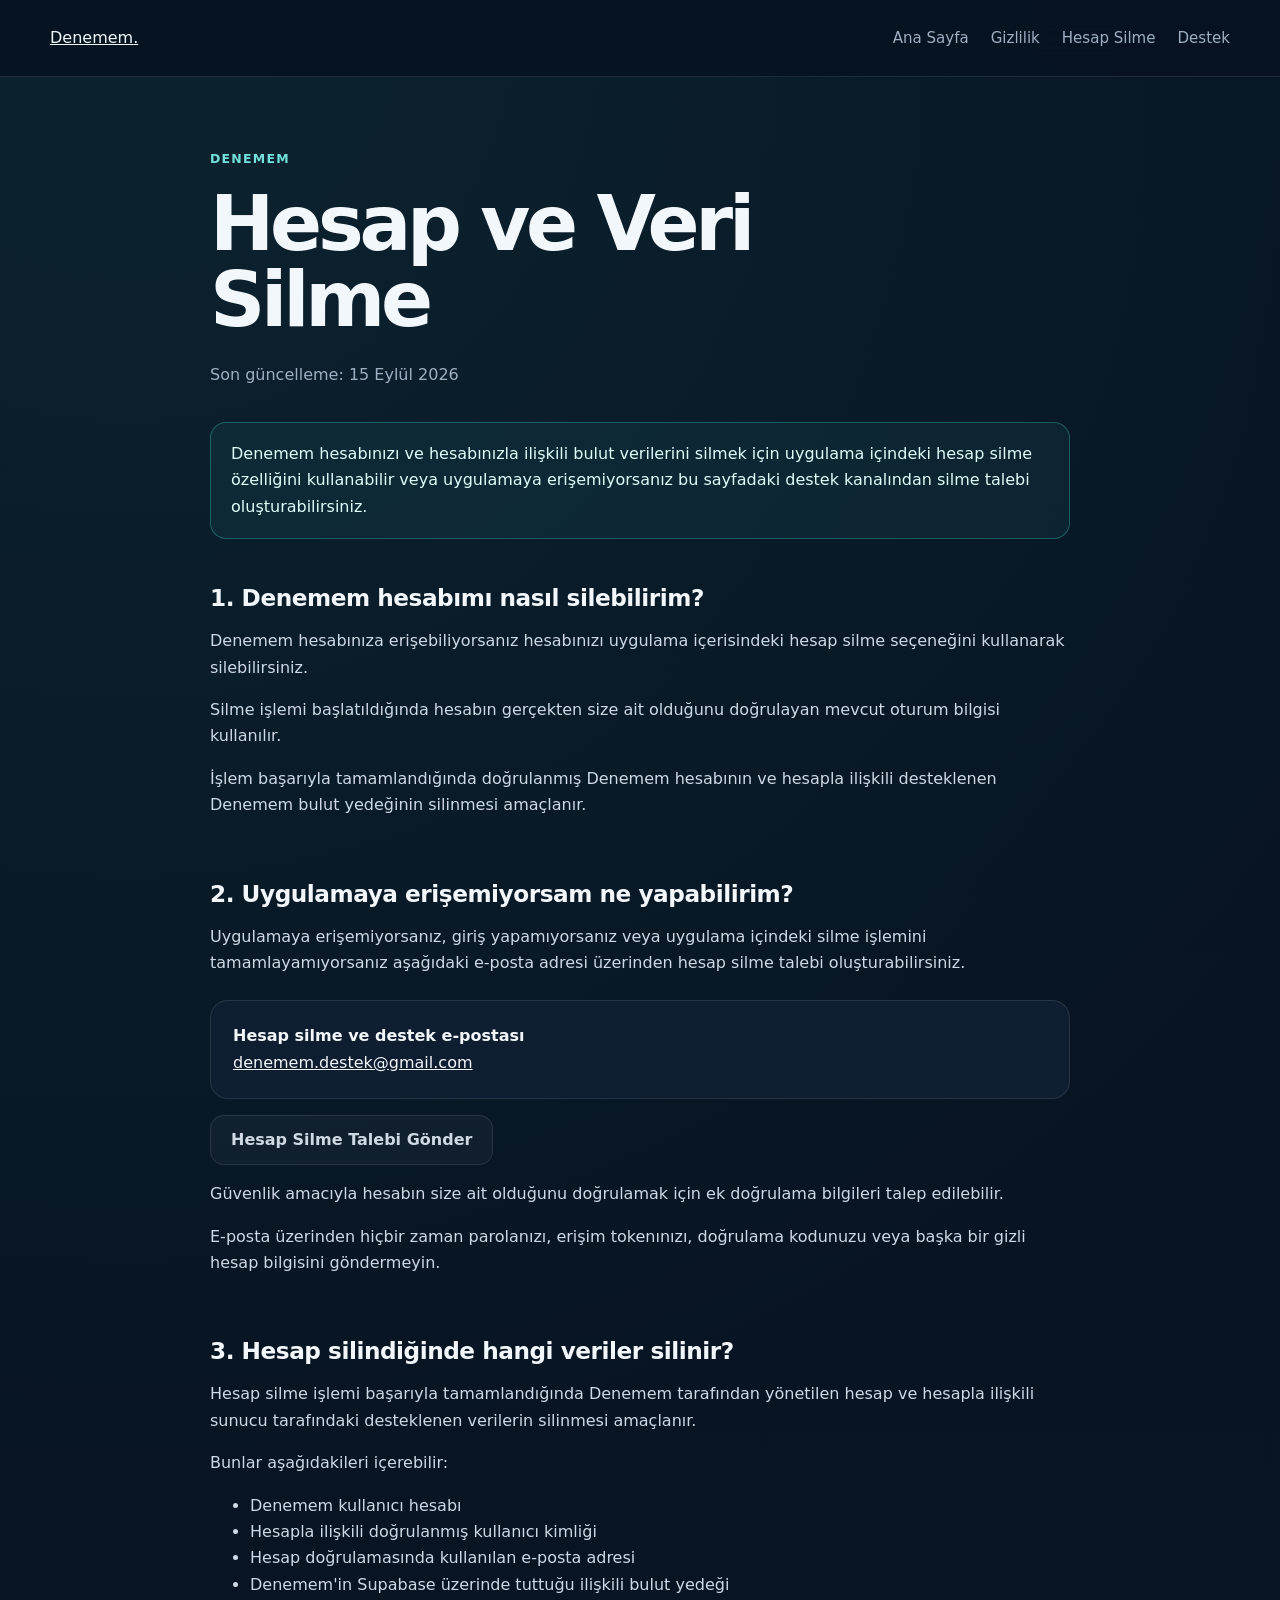
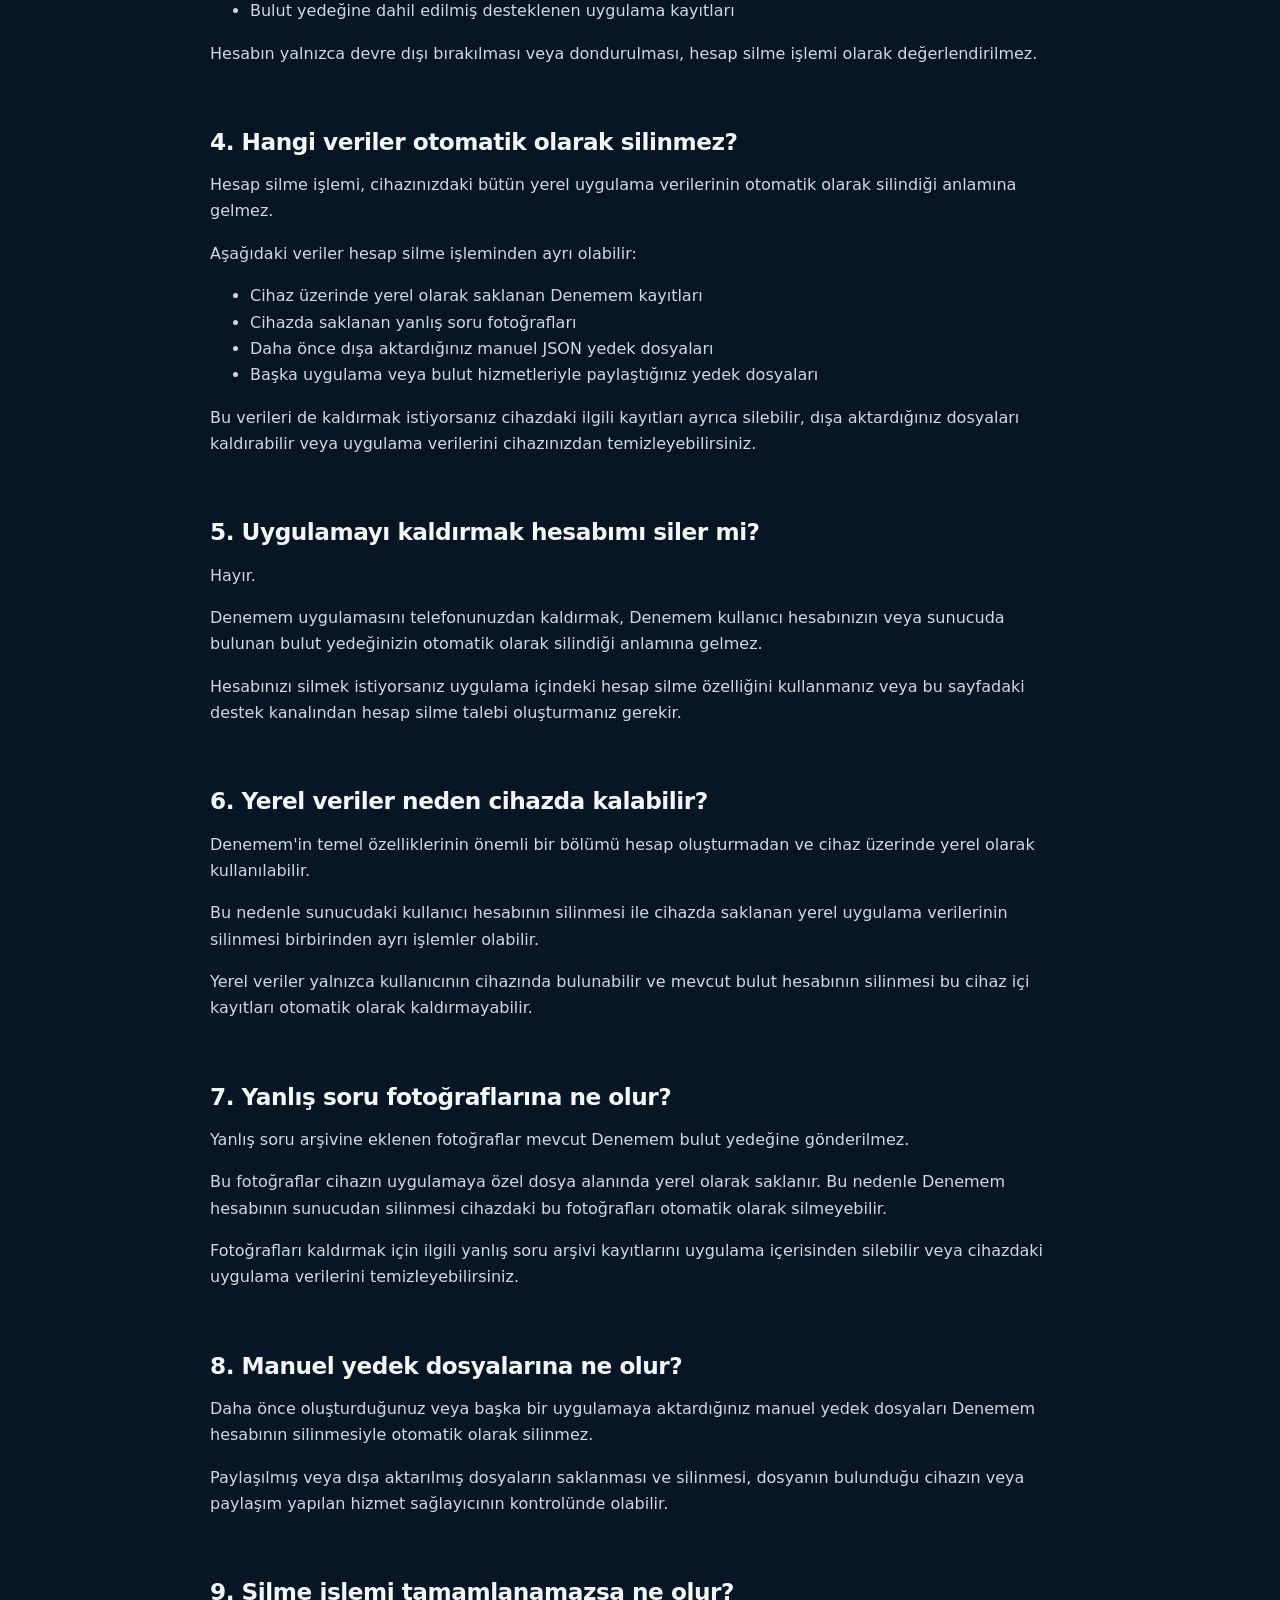
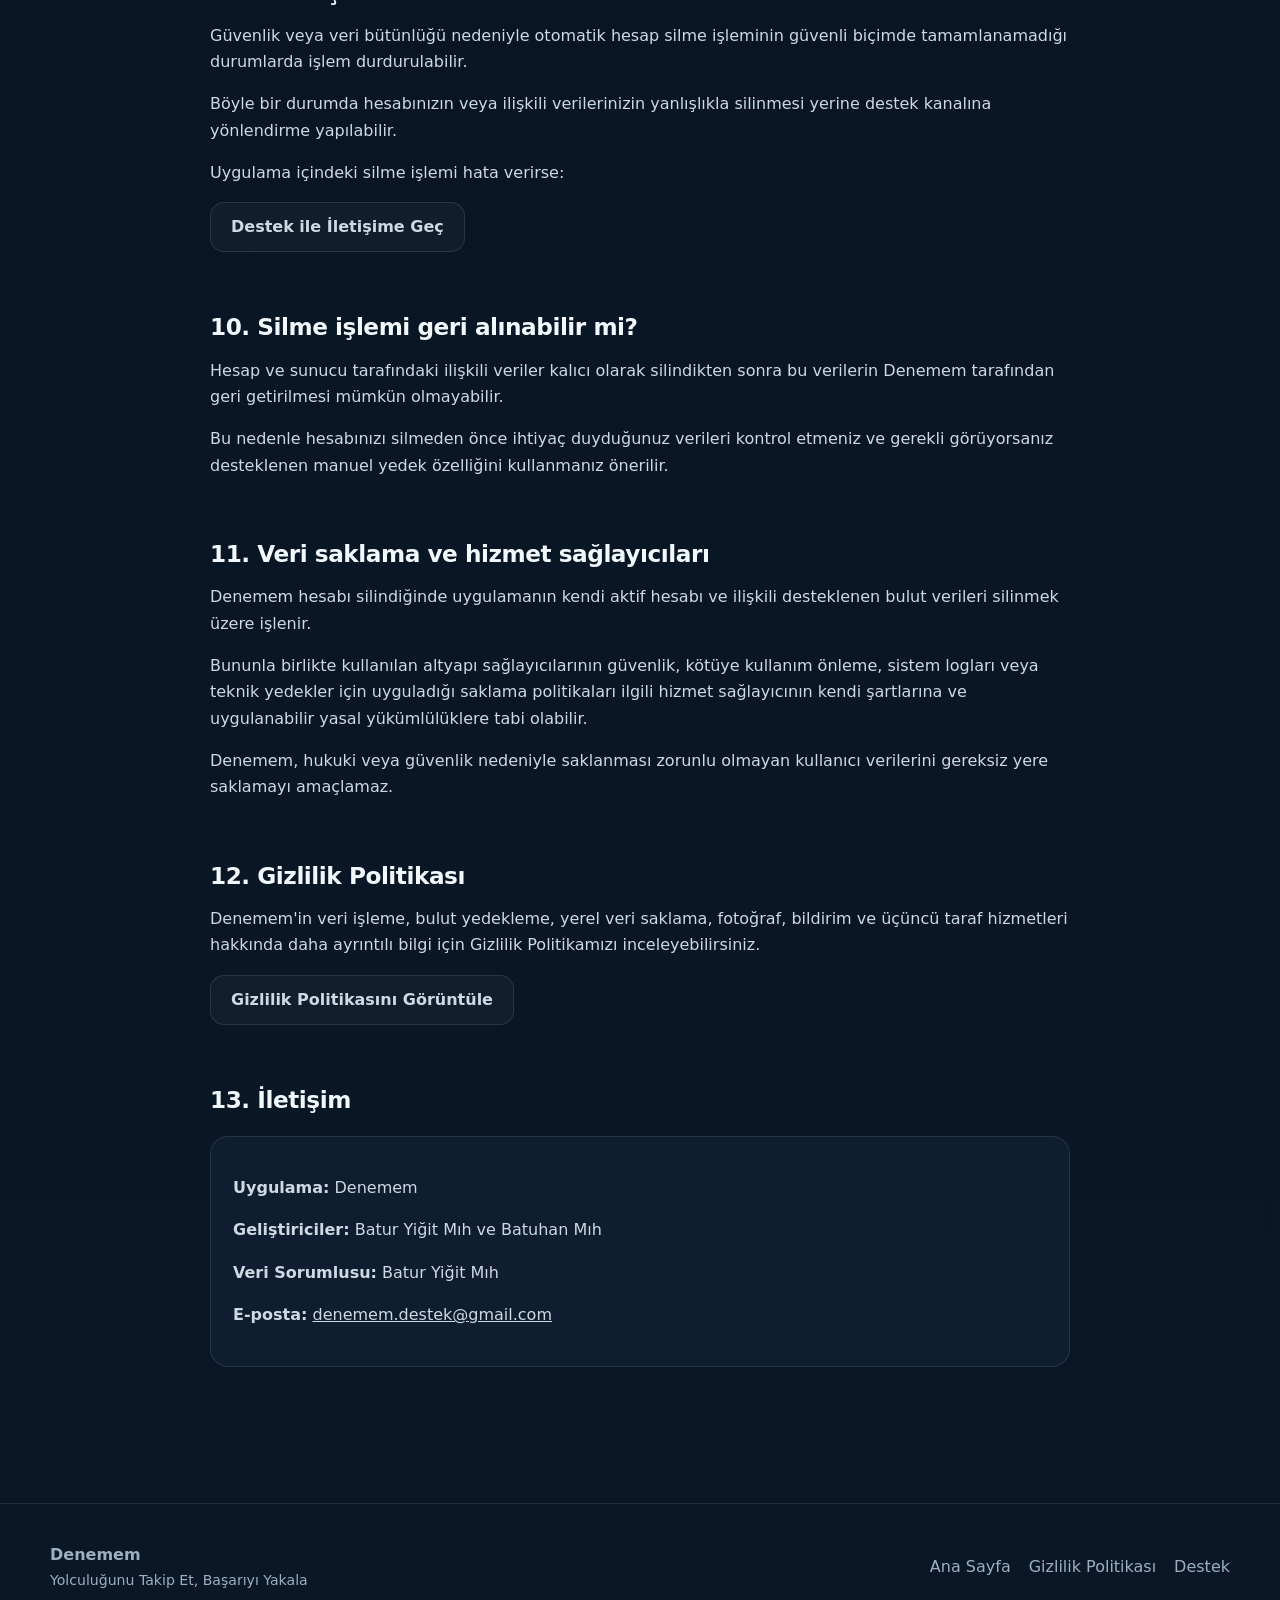
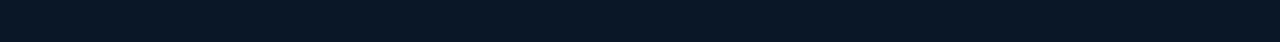
<file: hesap-silme.html>
<!DOCTYPE html>
<html lang="tr">
<head>
  <meta charset="UTF-8">
  <meta name="viewport" content="width=device-width, initial-scale=1.0">

  <title>Hesap ve Veri Silme | Denemem</title>

  <meta
    name="description"
    content="Denemem hesabınızı ve hesabınızla ilişkili bulut verilerini nasıl silebileceğinizi öğrenin."
  >

  <link rel="stylesheet" href="styles.css">
</head>

<body>

  <header class="site-header">
    <div class="container nav">

      <a href="index.html" class="brand">
        Denemem<span>.</span>
      </a>

      <nav class="nav-links" aria-label="Ana menü">
        <a href="index.html">Ana Sayfa</a>
        <a href="gizlilik.html">Gizlilik</a>
        <a href="hesap-silme.html">Hesap Silme</a>
        <a href="destek.html">Destek</a>
      </nav>

    </div>
  </header>


  <main class="legal">

    <div class="eyebrow">
      DENEMEM
    </div>

    <h1>
      Hesap ve Veri Silme
    </h1>

    <p class="meta">
      Son güncelleme: 15 Eylül 2026
    </p>


    <div class="notice">
      Denemem hesabınızı ve hesabınızla ilişkili bulut verilerini
      silmek için uygulama içindeki hesap silme özelliğini kullanabilir
      veya uygulamaya erişemiyorsanız bu sayfadaki destek kanalından
      silme talebi oluşturabilirsiniz.
    </div>


    <section>

      <h2>1. Denemem hesabımı nasıl silebilirim?</h2>

      <p>
        Denemem hesabınıza erişebiliyorsanız hesabınızı uygulama
        içerisindeki hesap silme seçeneğini kullanarak silebilirsiniz.
      </p>

      <p>
        Silme işlemi başlatıldığında hesabın gerçekten size ait olduğunu
        doğrulayan mevcut oturum bilgisi kullanılır.
      </p>

      <p>
        İşlem başarıyla tamamlandığında doğrulanmış Denemem hesabının
        ve hesapla ilişkili desteklenen Denemem bulut yedeğinin
        silinmesi amaçlanır.
      </p>

    </section>


    <section>

      <h2>2. Uygulamaya erişemiyorsam ne yapabilirim?</h2>

      <p>
        Uygulamaya erişemiyorsanız, giriş yapamıyorsanız veya uygulama
        içindeki silme işlemini tamamlayamıyorsanız aşağıdaki e-posta
        adresi üzerinden hesap silme talebi oluşturabilirsiniz.
      </p>

      <div class="contact-box">

        <strong>Hesap silme ve destek e-postası</strong>

        <br>

        <a href="mailto:denemem.destek@gmail.com?subject=Denemem%20Hesap%20Silme%20Talebi">
          denemem.destek@gmail.com
        </a>

      </div>

      <p>
        <a
          class="button secondary"
          href="mailto:denemem.destek@gmail.com?subject=Denemem%20Hesap%20Silme%20Talebi"
        >
          Hesap Silme Talebi Gönder
        </a>
      </p>

      <p>
        Güvenlik amacıyla hesabın size ait olduğunu doğrulamak için
        ek doğrulama bilgileri talep edilebilir.
      </p>

      <p>
        E-posta üzerinden hiçbir zaman parolanızı, erişim tokenınızı,
        doğrulama kodunuzu veya başka bir gizli hesap bilgisini
        göndermeyin.
      </p>

    </section>


    <section>

      <h2>3. Hesap silindiğinde hangi veriler silinir?</h2>

      <p>
        Hesap silme işlemi başarıyla tamamlandığında Denemem tarafından
        yönetilen hesap ve hesapla ilişkili sunucu tarafındaki
        desteklenen verilerin silinmesi amaçlanır.
      </p>

      <p>
        Bunlar aşağıdakileri içerebilir:
      </p>

      <ul>
        <li>Denemem kullanıcı hesabı</li>
        <li>Hesapla ilişkili doğrulanmış kullanıcı kimliği</li>
        <li>Hesap doğrulamasında kullanılan e-posta adresi</li>
        <li>Denemem'in Supabase üzerinde tuttuğu ilişkili bulut yedeği</li>
        <li>Bulut yedeğine dahil edilmiş desteklenen uygulama kayıtları</li>
      </ul>

      <p>
        Hesabın yalnızca devre dışı bırakılması veya dondurulması,
        hesap silme işlemi olarak değerlendirilmez.
      </p>

    </section>


    <section>

      <h2>4. Hangi veriler otomatik olarak silinmez?</h2>

      <p>
        Hesap silme işlemi, cihazınızdaki bütün yerel uygulama
        verilerinin otomatik olarak silindiği anlamına gelmez.
      </p>

      <p>
        Aşağıdaki veriler hesap silme işleminden ayrı olabilir:
      </p>

      <ul>
        <li>Cihaz üzerinde yerel olarak saklanan Denemem kayıtları</li>
        <li>Cihazda saklanan yanlış soru fotoğrafları</li>
        <li>Daha önce dışa aktardığınız manuel JSON yedek dosyaları</li>
        <li>Başka uygulama veya bulut hizmetleriyle paylaştığınız yedek dosyaları</li>
      </ul>

      <p>
        Bu verileri de kaldırmak istiyorsanız cihazdaki ilgili kayıtları
        ayrıca silebilir, dışa aktardığınız dosyaları kaldırabilir veya
        uygulama verilerini cihazınızdan temizleyebilirsiniz.
      </p>

    </section>


    <section>

      <h2>5. Uygulamayı kaldırmak hesabımı siler mi?</h2>

      <p>
        Hayır.
      </p>

      <p>
        Denemem uygulamasını telefonunuzdan kaldırmak, Denemem kullanıcı
        hesabınızın veya sunucuda bulunan bulut yedeğinizin otomatik
        olarak silindiği anlamına gelmez.
      </p>

      <p>
        Hesabınızı silmek istiyorsanız uygulama içindeki hesap silme
        özelliğini kullanmanız veya bu sayfadaki destek kanalından
        hesap silme talebi oluşturmanız gerekir.
      </p>

    </section>


    <section>

      <h2>6. Yerel veriler neden cihazda kalabilir?</h2>

      <p>
        Denemem'in temel özelliklerinin önemli bir bölümü hesap
        oluşturmadan ve cihaz üzerinde yerel olarak kullanılabilir.
      </p>

      <p>
        Bu nedenle sunucudaki kullanıcı hesabının silinmesi ile cihazda
        saklanan yerel uygulama verilerinin silinmesi birbirinden ayrı
        işlemler olabilir.
      </p>

      <p>
        Yerel veriler yalnızca kullanıcının cihazında bulunabilir ve
        mevcut bulut hesabının silinmesi bu cihaz içi kayıtları otomatik
        olarak kaldırmayabilir.
      </p>

    </section>


    <section>

      <h2>7. Yanlış soru fotoğraflarına ne olur?</h2>

      <p>
        Yanlış soru arşivine eklenen fotoğraflar mevcut Denemem bulut
        yedeğine gönderilmez.
      </p>

      <p>
        Bu fotoğraflar cihazın uygulamaya özel dosya alanında yerel
        olarak saklanır. Bu nedenle Denemem hesabının sunucudan
        silinmesi cihazdaki bu fotoğrafları otomatik olarak silmeyebilir.
      </p>

      <p>
        Fotoğrafları kaldırmak için ilgili yanlış soru arşivi kayıtlarını
        uygulama içerisinden silebilir veya cihazdaki uygulama verilerini
        temizleyebilirsiniz.
      </p>

    </section>


    <section>

      <h2>8. Manuel yedek dosyalarına ne olur?</h2>

      <p>
        Daha önce oluşturduğunuz veya başka bir uygulamaya aktardığınız
        manuel yedek dosyaları Denemem hesabının silinmesiyle otomatik
        olarak silinmez.
      </p>

      <p>
        Paylaşılmış veya dışa aktarılmış dosyaların saklanması ve
        silinmesi, dosyanın bulunduğu cihazın veya paylaşım yapılan
        hizmet sağlayıcının kontrolünde olabilir.
      </p>

    </section>


    <section>

      <h2>9. Silme işlemi tamamlanamazsa ne olur?</h2>

      <p>
        Güvenlik veya veri bütünlüğü nedeniyle otomatik hesap silme
        işleminin güvenli biçimde tamamlanamadığı durumlarda işlem
        durdurulabilir.
      </p>

      <p>
        Böyle bir durumda hesabınızın veya ilişkili verilerinizin
        yanlışlıkla silinmesi yerine destek kanalına yönlendirme
        yapılabilir.
      </p>

      <p>
        Uygulama içindeki silme işlemi hata verirse:
      </p>

      <p>
        <a
          class="button secondary"
          href="mailto:denemem.destek@gmail.com?subject=Denemem%20Hesap%20Silme%20Sorunu"
        >
          Destek ile İletişime Geç
        </a>
      </p>

    </section>


    <section>

      <h2>10. Silme işlemi geri alınabilir mi?</h2>

      <p>
        Hesap ve sunucu tarafındaki ilişkili veriler kalıcı olarak
        silindikten sonra bu verilerin Denemem tarafından geri
        getirilmesi mümkün olmayabilir.
      </p>

      <p>
        Bu nedenle hesabınızı silmeden önce ihtiyaç duyduğunuz verileri
        kontrol etmeniz ve gerekli görüyorsanız desteklenen manuel yedek
        özelliğini kullanmanız önerilir.
      </p>

    </section>


    <section>

      <h2>11. Veri saklama ve hizmet sağlayıcıları</h2>

      <p>
        Denemem hesabı silindiğinde uygulamanın kendi aktif hesabı ve
        ilişkili desteklenen bulut verileri silinmek üzere işlenir.
      </p>

      <p>
        Bununla birlikte kullanılan altyapı sağlayıcılarının güvenlik,
        kötüye kullanım önleme, sistem logları veya teknik yedekler için
        uyguladığı saklama politikaları ilgili hizmet sağlayıcının kendi
        şartlarına ve uygulanabilir yasal yükümlülüklere tabi olabilir.
      </p>

      <p>
        Denemem, hukuki veya güvenlik nedeniyle saklanması zorunlu
        olmayan kullanıcı verilerini gereksiz yere saklamayı amaçlamaz.
      </p>

    </section>


    <section>

      <h2>12. Gizlilik Politikası</h2>

      <p>
        Denemem'in veri işleme, bulut yedekleme, yerel veri saklama,
        fotoğraf, bildirim ve üçüncü taraf hizmetleri hakkında daha
        ayrıntılı bilgi için Gizlilik Politikamızı inceleyebilirsiniz.
      </p>

      <p>
        <a class="button secondary" href="gizlilik.html">
          Gizlilik Politikasını Görüntüle
        </a>
      </p>

    </section>


    <section>

      <h2>13. İletişim</h2>

      <div class="contact-box">

        <p>
          <strong>Uygulama:</strong>
          Denemem
        </p>

        <p>
          <strong>Geliştiriciler:</strong>
          Batur Yiğit Mıh ve Batuhan Mıh
        </p>

        <p>
          <strong>Veri Sorumlusu:</strong>
          Batur Yiğit Mıh
        </p>

        <p>
          <strong>E-posta:</strong>
          <a href="mailto:denemem.destek@gmail.com">
            denemem.destek@gmail.com
          </a>
        </p>

      </div>

    </section>

  </main>


  <footer>

    <div class="container footer-grid">

      <div>
        <strong>Denemem</strong>

        <div class="small">
          Yolculuğunu Takip Et, Başarıyı Yakala
        </div>
      </div>


      <div class="footer-links">

        <a href="index.html">
          Ana Sayfa
        </a>

        <a href="gizlilik.html">
          Gizlilik Politikası
        </a>

        <a href="destek.html">
          Destek
        </a>

      </div>

    </div>

  </footer>

</body>
</html>
</file>
<file: styles.css>
:root {
  --bg: #071321;
  --bg-soft: #0b1929;
  --surface: #0e1d2f;
  --surface-2: #12253a;
  --text: #f2f7fb;
  --muted: #9eafc2;
  --line: rgba(255, 255, 255, 0.10);

  --navy: #0a2745;
  --teal: #3bc8bd;
  --teal-light: #72e1da;

  --purple: #6252da;

  --shadow:
    0 30px 80px rgba(0, 0, 0, 0.38);

  --radius: 24px;
  --max-width: 1180px;
}


* {
  box-sizing: border-box;
}


html {
  scroll-behavior: smooth;
}


body {
  margin: 0;

  font-family:
    Inter,
    ui-sans-serif,
    system-ui,
    -apple-system,
    BlinkMacSystemFont,
    "Segoe UI",
    sans-serif;

  color: var(--text);

  background:
    radial-gradient(
      circle at 10% 0%,
      rgba(59, 200, 189, 0.09),
      transparent 30%
    ),
    linear-gradient(
      180deg,
      #071321 0%,
      #091726 100%
    );

  line-height: 1.65;
}


img {
  display: block;
  max-width: 100%;
}


a {
  color: inherit;
}


.container {
  width: min(
    calc(100% - 36px),
    var(--max-width)
  );

  margin: 0 auto;
}



/* HEADER */

.site-header {
  position: sticky;
  top: 0;

  z-index: 100;

  background:
    rgba(7, 19, 33, 0.84);

  backdrop-filter:
    blur(18px);

  border-bottom:
    1px solid var(--line);
}


.nav {
  min-height: 76px;

  display: flex;

  align-items: center;

  justify-content: space-between;

  gap: 30px;
}


.brand-image {
  width: 215px;
  height: 60px;

  display: flex;
  align-items: center;

  text-decoration: none;

  background: transparent;
  padding: 0;
  border-radius: 0;
  overflow: visible;
}

.brand-image img {
  width: 100%;
  height: 100%;
  object-fit: contain;

  background: transparent;

  filter:
    brightness(1.55)
    saturate(1.12)
    drop-shadow(0 2px 8px rgba(0, 0, 0, 0.18));
}


.nav-links {
  display: flex;

  align-items: center;

  gap: 22px;

  flex-wrap: wrap;
}


.nav-links a {
  color: var(--muted);

  font-size: 0.94rem;

  text-decoration: none;

  transition:
    color 0.2s ease;
}


.nav-links a:hover,
.nav-links a:focus {
  color: var(--text);
}



/* HERO */

.hero {
  position: relative;

  overflow: hidden;

  padding:
    115px 0
    110px;
}


.hero::before {
  content: "";

  position: absolute;

  width: 700px;
  height: 700px;

  right: -200px;
  top: -280px;

  border-radius: 50%;

  background:
    rgba(59, 200, 189, 0.07);

  filter:
    blur(70px);

  pointer-events: none;
}


.hero-grid {
  display: grid;

  grid-template-columns:
    0.95fr
    1.05fr;

  align-items: center;

  gap: 80px;
}


.hero-copy {
  position: relative;
  z-index: 3;
}


.eyebrow {
  color: var(--teal-light);

  font-size: 0.78rem;

  font-weight: 800;

  letter-spacing: 0.10em;

  text-transform: uppercase;
}


h1 {
  max-width: 680px;

  margin:
    16px 0
    24px;

  font-size:
    clamp(
      3rem,
      6vw,
      5.4rem
    );

  line-height: 0.99;

  letter-spacing: -0.055em;
}


h2 {
  margin:
    0 0
    18px;

  font-size:
    clamp(
      2rem,
      4vw,
      3.5rem
    );

  line-height: 1.08;

  letter-spacing: -0.045em;
}


h3 {
  margin-top: 0;
}


.lead {
  max-width: 720px;

  margin:
    0;

  color: var(--muted);

  font-size: 1.12rem;

  line-height: 1.8;
}


.actions {
  display: flex;

  gap: 12px;

  flex-wrap: wrap;

  margin-top: 30px;
}


.button {
  min-height: 50px;

  padding:
    0 20px;

  border-radius: 14px;

  display: inline-flex;

  align-items: center;

  justify-content: center;

  border:
    1px solid var(--line);

  font-weight: 780;

  text-decoration: none;

  transition:
    transform 0.2s ease,
    background 0.2s ease,
    border-color 0.2s ease;
}


.button:hover {
  transform:
    translateY(-2px);
}


.button.primary {
  color: #041b1c;

  background: var(--teal);

  border-color: transparent;
}


.button.secondary {
  background:
    rgba(255, 255, 255, 0.035);
}


.hero-note {
  margin-top: 26px;

  display: flex;

  align-items: center;

  gap: 9px;

  color: var(--muted);

  font-size: 0.9rem;
}


.hero-note-dot {
  width: 8px;
  height: 8px;

  border-radius: 50%;

  background: var(--teal);

  box-shadow:
    0 0 0 5px
    rgba(59, 200, 189, 0.12);
}



/* PHONE SHOWCASE */

.showcase {
  position: relative;

  min-height: 650px;

  display: flex;

  align-items: center;

  justify-content: center;
}


.glow {
  position: absolute;

  border-radius: 50%;

  filter: blur(80px);

  pointer-events: none;
}


.glow-one {
  width: 360px;
  height: 360px;

  background:
    rgba(98, 82, 218, 0.20);

  right: 20px;
  top: 80px;
}


.glow-two {
  width: 300px;
  height: 300px;

  background:
    rgba(59, 200, 189, 0.15);

  left: 30px;
  bottom: 60px;
}


.phone {
  position: absolute;

  overflow: hidden;

  background:
    #0c1118;

  border:
    1px solid
    rgba(255, 255, 255, 0.16);

  border-radius: 38px;

  padding: 10px;

  box-shadow:
    var(--shadow);
}


.phone-primary {
  width: 305px;

  z-index: 4;

  right: 70px;

  transform:
    rotate(2deg);
}


.phone-secondary {
  width: 270px;

  z-index: 2;

  left: 40px;

  opacity: 0.82;

  transform:
    rotate(-7deg)
    translateY(40px);
}


.phone-notch {
  position: absolute;

  width: 86px;
  height: 18px;

  top: 17px;
  left: 50%;

  transform:
    translateX(-50%);

  z-index: 10;

  border-radius:
    0 0
    12px 12px;

  background:
    #0b1016;
}


.phone-screen {
  width: 100%;

  overflow: hidden;

  border-radius: 30px;

  background: #f5f6fa;
}


.phone-screen img {
  width: 100%;
  height: auto;

  display: block;
}


.screenshot-crop {
  max-height: 600px;
}


.screenshot-crop img {
  transform:
    translateY(-18px)
    scale(1.03);

  transform-origin:
    top center;
}



/* SECTIONS */

.section {
  padding:
    95px 0;
}


.section.muted {
  background:
    rgba(255, 255, 255, 0.022);

  border-top:
    1px solid var(--line);

  border-bottom:
    1px solid var(--line);
}


.section-heading {
  max-width: 760px;
}


.grid-3 {
  margin-top: 42px;

  display: grid;

  grid-template-columns:
    repeat(3, 1fr);

  gap: 18px;
}


.card {
  padding: 28px;

  border-radius:
    var(--radius);

  border:
    1px solid var(--line);

  background:
    linear-gradient(
      180deg,
      rgba(255,255,255,0.045),
      rgba(255,255,255,0.025)
    );
}


.feature-card {
  position: relative;

  overflow: hidden;

  min-height: 230px;
}


.feature-card::after {
  content: "";

  position: absolute;

  width: 130px;
  height: 130px;

  right: -55px;
  bottom: -55px;

  border-radius: 50%;

  background:
    rgba(59, 200, 189, 0.06);
}


.feature-number {
  margin-bottom: 42px;

  color: var(--teal-light);

  font-size: 0.8rem;

  font-weight: 800;
}


.card h3 {
  margin-bottom: 12px;

  font-size: 1.2rem;
}


.card p {
  margin-bottom: 0;

  color: var(--muted);
}



/* PRODUCT SECTION */

.product-grid {
  display: grid;

  grid-template-columns:
    0.85fr
    1.15fr;

  align-items: center;

  gap: 100px;
}


.product-image-wrap {
  display: flex;

  justify-content: center;
}


.product-phone {
  position: relative;

  width: 330px;

  padding: 10px;

  overflow: hidden;

  background: #0c1118;

  border-radius: 40px;

  border:
    1px solid
    rgba(255,255,255,0.16);

  box-shadow:
    var(--shadow);
}


.product-copy {
  max-width: 620px;
}


.mini-features {
  margin-top: 32px;

  display: grid;

  gap: 12px;
}


.mini-feature {
  padding: 17px 19px;

  display: flex;

  flex-direction: column;

  border:
    1px solid var(--line);

  border-radius: 16px;

  background:
    rgba(255,255,255,0.025);
}


.mini-feature strong {
  margin-bottom: 3px;
}


.mini-feature span {
  color: var(--muted);

  font-size: 0.94rem;
}



/* TRUST */

.trust-grid {
  display: grid;

  grid-template-columns:
    0.9fr
    1.1fr;

  gap: 70px;

  align-items: center;
}


.trust-actions {
  display: grid;

  gap: 14px;
}


.trust-card {
  position: relative;

  min-height: 130px;

  padding: 24px 60px 24px 24px;

  display: flex;

  flex-direction: column;

  justify-content: center;

  text-decoration: none;

  border:
    1px solid var(--line);

  border-radius: 20px;

  background:
    rgba(255,255,255,0.025);

  transition:
    transform 0.2s ease,
    background 0.2s ease;
}


.trust-card:hover {
  transform:
    translateX(4px);

  background:
    rgba(255,255,255,0.045);
}


.trust-title {
  font-weight: 800;

  margin-bottom: 5px;
}


.trust-text {
  color: var(--muted);

  font-size: 0.94rem;
}


.trust-arrow {
  position: absolute;

  right: 25px;
  top: 50%;

  transform:
    translateY(-50%);

  font-size: 1.5rem;

  color: var(--teal-light);
}



/* SUPPORT */

.support-section {
  padding-top: 70px;
}


.support-box {
  padding: 42px;

  border-radius: 30px;

  border:
    1px solid
    rgba(59, 200, 189, 0.22);

  background:
    linear-gradient(
      135deg,
      rgba(59, 200, 189, 0.08),
      rgba(255,255,255,0.025)
    );

  display: flex;

  align-items: center;

  justify-content: space-between;

  gap: 40px;
}


.support-box h2 {
  margin-top: 6px;

  font-size:
    clamp(
      1.8rem,
      3vw,
      2.6rem
    );
}


.support-box p {
  margin-bottom: 0;

  color: var(--muted);
}


.support-actions {
  display: flex;

  gap: 10px;

  flex-wrap: wrap;
}



/* LEGAL PAGES */

.legal {
  width:
    min(
      calc(100% - 32px),
      860px
    );

  margin: 0 auto;

  padding:
    72px 0
    96px;
}


.legal .meta {
  color: var(--muted);

  margin-bottom: 34px;
}


.legal section {
  padding-top: 18px;
}


.legal h2 {
  margin-top: 28px;

  font-size: 1.45rem;

  letter-spacing: -0.02em;
}


.legal p,
.legal li {
  color: #ced9e4;
}


.notice {
  padding: 18px 20px;

  border:
    1px solid
    rgba(59, 200, 189, 0.35);

  border-radius: 16px;

  background:
    rgba(59, 200, 189, 0.07);

  color: #dffdfa;
}


.contact-box {
  margin-top: 24px;

  padding: 22px;

  border-radius: 18px;

  border:
    1px solid var(--line);

  background: var(--surface);
}



/* FOOTER */

footer {
  margin-top: 40px;

  padding:
    38px 0
    50px;

  border-top:
    1px solid var(--line);

  color: var(--muted);
}


.footer-grid {
  display: flex;

  align-items: center;

  justify-content: space-between;

  gap: 30px;

  flex-wrap: wrap;
}


.footer-brand img {
  width: 185px;
  height: auto;

  margin-bottom: 14px;

  padding: 0;
  background: transparent;
  border-radius: 0;
}


.footer-links {
  display: flex;

  gap: 18px;

  flex-wrap: wrap;
}


.footer-links a {
  color: var(--muted);

  text-decoration: none;
}


.footer-links a:hover {
  color: var(--text);
}


.small {
  color: var(--muted);

  font-size: 0.88rem;
}



/* RESPONSIVE */

@media (max-width: 1000px) {

  .hero-grid {
    grid-template-columns: 1fr;

    gap: 40px;
  }


  .showcase {
    min-height: 610px;

    max-width: 620px;

    width: 100%;

    margin: 0 auto;
  }


  .phone-primary {
    right: 90px;
  }


  .phone-secondary {
    left: 80px;
  }


  .product-grid,
  .trust-grid {
    grid-template-columns: 1fr;

    gap: 55px;
  }

}


@media (max-width: 760px) {

  .nav {
    padding:
      14px 0;

    align-items: flex-start;
  }


.brand-image {
  width: 175px;
  height: 50px;
}


  .nav-links {
    justify-content: flex-end;

    gap:
      8px 14px;
  }


  .hero {
    padding:
      75px 0
      65px;
  }


  .grid-3 {
    grid-template-columns: 1fr;
  }


  .showcase {
    min-height: 560px;
  }


  .phone-primary {
    width: 270px;

    right: 30px;
  }


  .phone-secondary {
    width: 225px;

    left: 25px;
  }


  .support-box {
    flex-direction: column;

    align-items: flex-start;
  }

}


@media (max-width: 540px) {

  .container {
    width:
      min(
        calc(100% - 24px),
        var(--max-width)
      );
  }


  .nav {
    flex-direction: column;

    gap: 12px;
  }


  .nav-links {
    justify-content: flex-start;
  }


  h1 {
    font-size: 3rem;
  }


  .showcase {
    min-height: 470px;
  }


  .phone-primary {
    width: 230px;

    right: 5px;
  }


  .phone-secondary {
    width: 190px;

    left: 0;
  }


  .product-phone {
    width: 280px;
  }


  .section {
    padding:
      70px 0;
  }


  .support-box {
    padding: 28px;
  }

}
</file>
